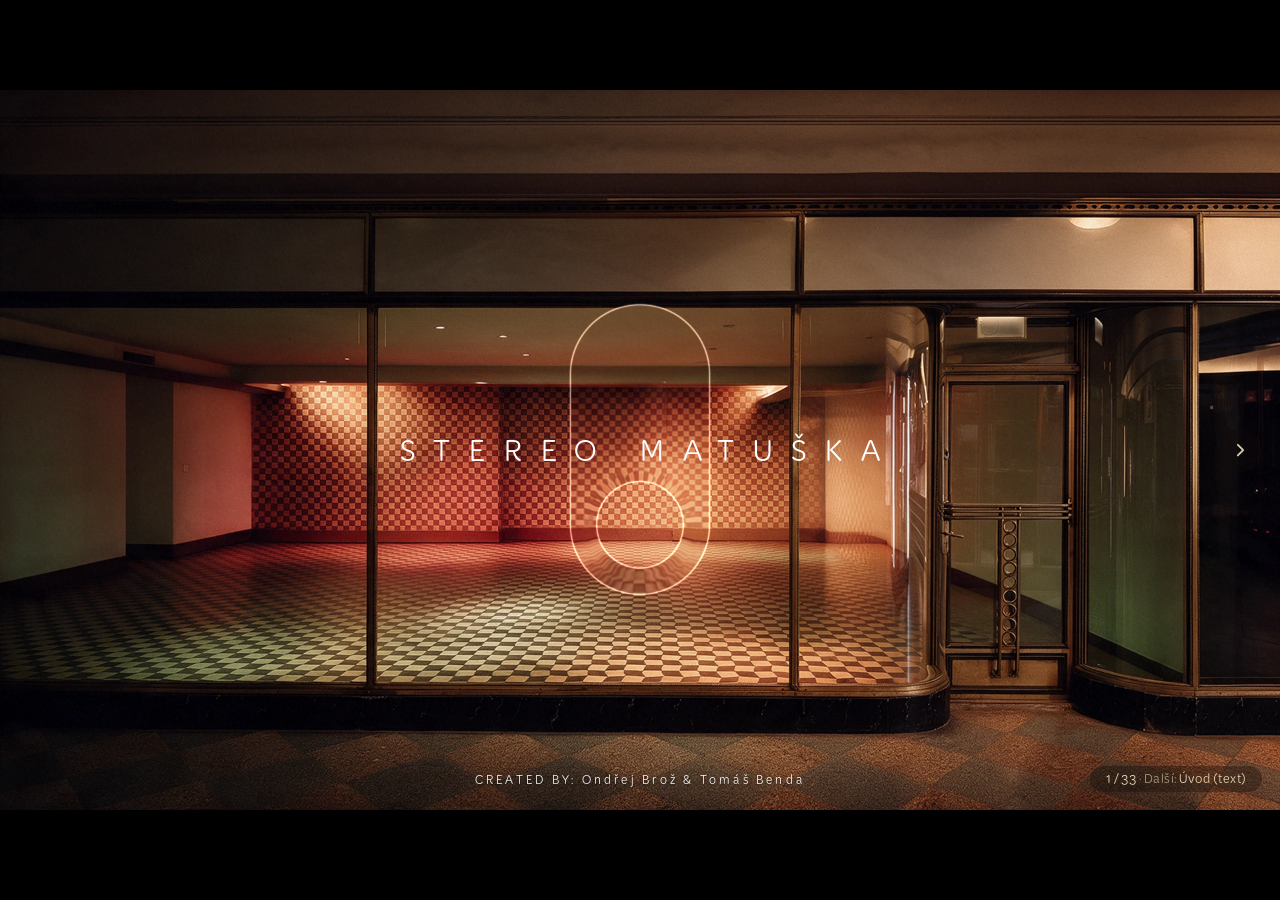
<file: index.html>
<!doctype html>
<html lang="cs">
<head>
<meta charset="utf-8">
<title>Stereo Matuška – prezentace</title>
<meta http-equiv="refresh" content="0; url=slideshow.html">
<style>html,body{margin:0;background:#000;color:#F1E3BE;font:16px/1.5 sans-serif}a{color:inherit}</style>
</head>
<body><p style="padding:24px">Prezentace: <a href="slideshow.html">slideshow.html</a></p></body>
</html>
</file>
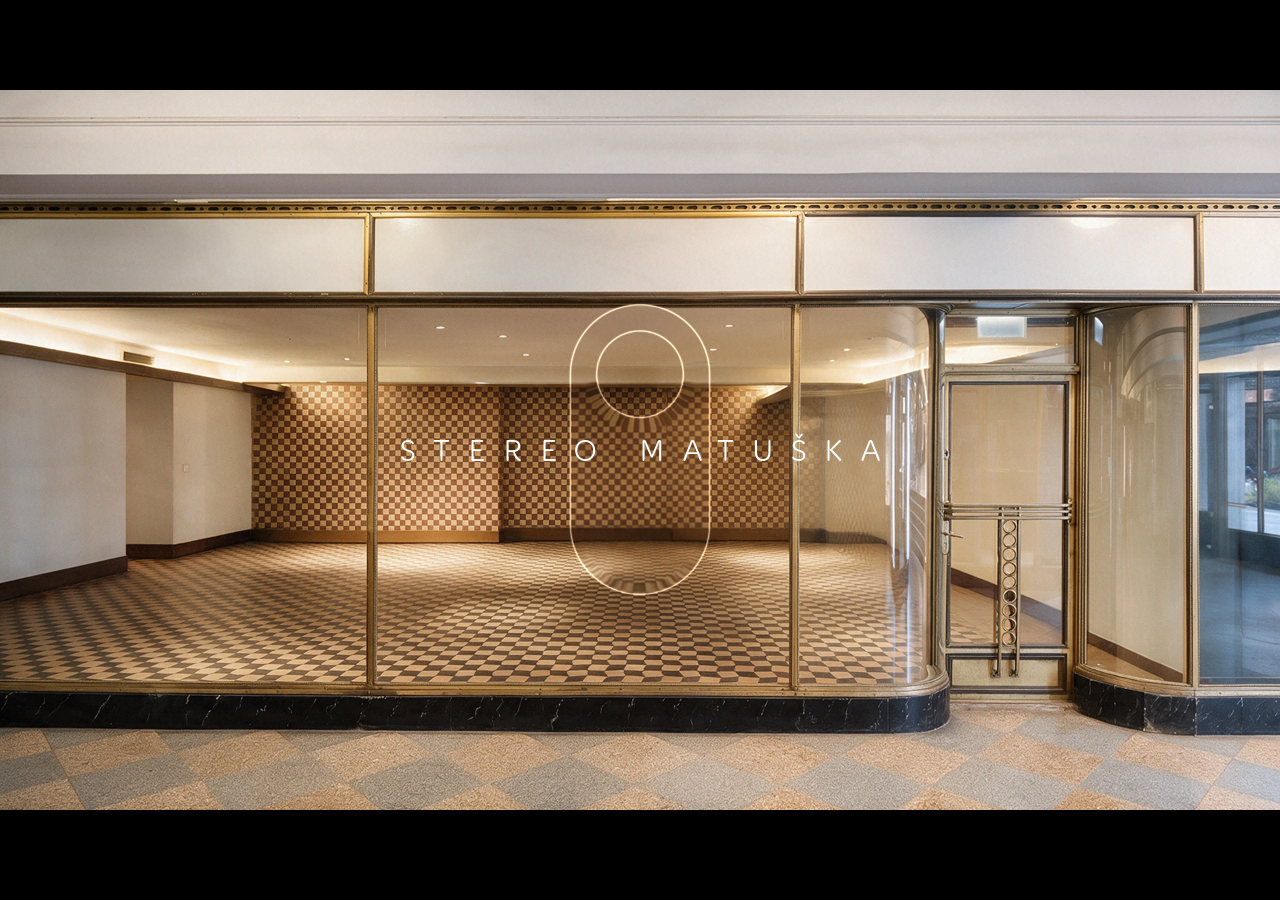
<file: intro-vyloha.html>
<!doctype html>
<html lang="cs">
<head>
<meta charset="utf-8">
<meta name="viewport" content="width=device-width,initial-scale=1">
<title>Stereo intro výloha</title>
<style>
  html,body{margin:0;height:100%;background:#000;overflow:hidden}
  /* telefon: prohlížeč nesmí tah prstem brát jako posun nebo zoom stránky, ovládání řeší skript */
  html,body{touch-action:none;-webkit-user-select:none;user-select:none;-webkit-tap-highlight-color:transparent}
  canvas{position:absolute;inset:0;margin:auto;max-width:100vw;max-height:100vh;aspect-ratio:16/9;width:100vw;height:auto}
  @media (min-aspect-ratio:16/9){canvas{height:100vh;width:auto}}
  /* slidy za intrem: mezi sebou střih; jen přechod z intra na první slide (a zpět) se prolne */
  #slides>*{position:absolute;inset:0;margin:auto;width:min(100vw,calc(100vh*16/9));height:min(100vh,calc(100vw*9/16));opacity:0;pointer-events:none}
  #slides>.on{opacity:1}
  #slides>.fade{transition:opacity .8s cubic-bezier(.65,0,.35,1)}
  .slide svg{position:absolute;inset:0;width:100%;height:100%;display:block}
  /* písmo identity: Kit Rounded Light (podtitul MATUŠKA); nejdřív nainstalované, jinak soubor z web/ */
  @font-face{font-family:"Kit Rounded";font-weight:300;font-style:normal;src:local("KitRounded Light"),local("KitRounded-Light"),url("web/KitRounded-Light.otf") format("opentype")}
  .lab{font:300 46px/1 "Kit Rounded","Avenir Next","Century Gothic","Helvetica Neue",Arial,sans-serif;letter-spacing:.35em;fill:#fff}
  /* slide 12: spodní část loga (linky, MATUŠKA, jehla) jako SVG nad plátnem */
  #l12{position:absolute;inset:0;margin:auto;width:min(100vw,calc(100vh*16/9));height:min(100vh,calc(100vw*9/16));pointer-events:none;display:none}
  #l12.on{display:block}
  /* krok 0: nápis STEREO MATUŠKA jako na statických slidech 1 a 2 (typografie/T0c-intro-nazev.html); zmizí, když se přepínač rozdělí */
  #nazev{position:absolute;inset:0;margin:auto;width:min(100vw,calc(100vh*16/9));height:min(100vh,calc(100vw*9/16));pointer-events:none;transition:opacity .6s cubic-bezier(.65,0,.35,1)}
  #nazev.off{opacity:0}
</style>
</head>
<body>
<canvas id="c" width="1920" height="1080"></canvas>
<!-- nápis kroku 0; x = 960 + polovina prostrkání za posledním písmenem (.67em × 42 / 2), ať je opticky na středu -->
<svg id="nazev" viewBox="0 0 1920 1080"><text x="974.07" y="540" text-anchor="middle" dominant-baseline="central" fill="#fff" style="font:300 42px 'Kit Rounded';letter-spacing:.67em">STEREO MATUŠKA</text></svg>
<!-- slidy za intrem: anatomie přepínače, dvojice káva/stout a vinyl/kytara; za nimi slide 12 (12.png na plátně + #l12), tím prezentace končí -->
<!-- slide 12: bílé logo na noční výloze; souřadnice skupiny = souřadnice SVG/logo_1.svg (posun a měřítko nastaví skript) -->
<svg id="l12" viewBox="0 0 1920 1080"><g id="l12g" fill="none" stroke="#fff" stroke-width="7.6" stroke-linecap="round" stroke-linejoin="round">
    <line id="l12L" x1="3.8" y1="579.21" x2="3.8" y2="579.21" opacity="0"/>
    <path class="sub" fill="#fff" stroke="none" opacity="0" d="M272.97,617.49c-.93,0-1.75-.21-2.45-.64-.7-.43-1.19-1.01-1.46-1.75-.27-.74-.41-1.5-.41-2.27v-73.14c0-3.19.54-5.52,1.63-7,1.09-1.48,3.15-2.22,6.18-2.22,1.55,0,2.8.29,3.73.88.93.58,1.71,1.4,2.33,2.45.62,1.05,1.24,2.32,1.87,3.79l17.15,40.6c.78,1.87,1.48,3.6,2.1,5.19.62,1.59,1.19,3.07,1.69,4.43.51,1.36.95,2.59,1.34,3.67.39,1.09.7,2.02.93,2.8.23-.78.53-1.71.88-2.8.35-1.09.8-2.31,1.34-3.67.54-1.36,1.13-2.84,1.75-4.43.62-1.59,1.32-3.32,2.1-5.19l17.15-40.6c.62-1.48,1.24-2.74,1.87-3.79.62-1.05,1.42-1.87,2.39-2.45.97-.58,2.23-.88,3.79-.88,2.95,0,4.98.74,6.07,2.22,1.09,1.48,1.63,3.81,1.63,7v73.14c0,.78-.16,1.54-.47,2.27-.31.74-.78,1.32-1.4,1.75-.62.43-1.44.64-2.45.64s-1.83-.21-2.45-.64c-.62-.43-1.11-.99-1.46-1.69-.35-.7-.53-1.48-.53-2.33v-39.78c0-7.08.08-13.59.23-19.54.16-5.95.35-10.71.58-14.29l-24.26,57.04c-.47,1.17-.93,2.29-1.4,3.38-.47,1.09-1.09,1.96-1.87,2.62-.78.66-1.95.99-3.5.99s-2.62-.33-3.44-.99c-.82-.66-1.46-1.52-1.92-2.57-.47-1.05-.97-2.2-1.52-3.44l-24.26-57.04c.31,3.58.53,8.34.64,14.29.12,5.95.17,12.46.17,19.54v39.78c0,.86-.16,1.63-.47,2.33-.31.7-.78,1.26-1.4,1.69-.62.43-1.44.64-2.45.64Z"/>
    <path class="sub" fill="#fff" stroke="none" opacity="0" d="M403.97,617.84c-.7,0-1.42-.16-2.16-.47-.74-.31-1.34-.82-1.81-1.52-.47-.7-.7-1.48-.7-2.33,0-.93.27-2.06.82-3.38.54-1.32,1.28-3.15,2.22-5.48l24.85-62.41c.78-1.87,1.46-3.56,2.04-5.07.58-1.52,1.24-2.8,1.98-3.85.74-1.05,1.63-1.85,2.68-2.39,1.05-.54,2.39-.82,4.02-.82s3.05.27,4.02.82c.97.54,1.81,1.34,2.51,2.39.7,1.05,1.32,2.33,1.87,3.85.54,1.52,1.17,3.21,1.87,5.07l25.08,62.53c.86,2.26,1.58,4.04,2.16,5.37.58,1.32.88,2.45.88,3.38,0,.86-.25,1.63-.76,2.33-.51.7-1.09,1.21-1.75,1.52-.66.31-1.38.47-2.16.47-1.09,0-1.98-.31-2.68-.93-.7-.62-1.34-1.65-1.92-3.09-.58-1.44-1.3-3.32-2.16-5.66l-7.23-19.6-1.28-3.27-8.17-20.65c-1.71-4.59-3.44-9.14-5.19-13.65-1.75-4.51-3.48-9.06-5.19-13.65-1.71,4.59-3.46,9.14-5.25,13.65-1.79,4.51-3.54,9.06-5.25,13.65l-8.05,20.53-1.4,3.38-7.12,19.6c-.86,2.33-1.57,4.22-2.16,5.66-.58,1.44-1.21,2.47-1.87,3.09-.66.62-1.58.93-2.74.93ZM413.65,590.08l2.45-7.23h43.86l2.1,7.23h-48.41Z"/>
    <path class="sub" fill="#fff" stroke="none" opacity="0" d="M543.02,617.49c-1.48,0-2.57-.47-3.27-1.4-.7-.93-1.05-2.1-1.05-3.5v-73.72h-24.73c-.86,0-1.63-.13-2.33-.41-.7-.27-1.25-.68-1.63-1.22-.39-.54-.58-1.32-.58-2.33s.19-1.79.58-2.33c.39-.54.93-.95,1.63-1.22.7-.27,1.48-.41,2.33-.41h57.74c.85,0,1.61.14,2.27.41.66.27,1.19.68,1.58,1.22.39.54.58,1.32.58,2.33.08,1.01-.1,1.81-.53,2.39-.43.58-.95.99-1.57,1.22-.62.23-1.36.35-2.22.35h-24.5v73.72c0,1.32-.33,2.47-.99,3.44-.66.97-1.77,1.46-3.32,1.46Z"/>
    <path class="sub" fill="#fff" stroke="none" opacity="0" d="M659.2,617.84c-7,0-12.93-1.42-17.79-4.26-4.86-2.84-8.56-6.9-11.08-12.19-2.53-5.29-3.79-11.55-3.79-18.78v-47.48c0-1.4.37-2.53,1.11-3.38.74-.86,1.88-1.28,3.44-1.28,1.4,0,2.45.41,3.15,1.22.7.82,1.05,1.92,1.05,3.32v43.98c0,6.61.8,12.21,2.39,16.8,1.59,4.59,4.14,8.07,7.64,10.44,3.5,2.37,8.13,3.56,13.88,3.56s10.25-1.18,13.71-3.56c3.46-2.37,6.01-5.85,7.64-10.44,1.63-4.59,2.45-10.19,2.45-16.8v-43.86c0-1.4.35-2.53,1.05-3.38.7-.86,1.79-1.28,3.27-1.28,1.55,0,2.66.45,3.33,1.34.66.9.99,2.04.99,3.44v47.36c0,7.23-1.25,13.49-3.73,18.78-2.49,5.29-6.14,9.35-10.96,12.19-4.82,2.84-10.73,4.26-17.73,4.26Z"/>
    <path class="sub" fill="#fff" stroke="none" opacity="0" d="M772.47,617.84c-4.59,0-8.75-.7-12.48-2.1-3.73-1.4-6.84-3.07-9.33-5.02-1.56-1.09-2.76-2.25-3.62-3.5-.86-1.24-1.28-2.45-1.28-3.62,0-1.24.39-2.27,1.17-3.09.78-.82,1.79-1.23,3.03-1.23,1.71,0,2.97.53,3.79,1.58s1.88,2.2,3.21,3.44c1.24,1.09,3.11,2.31,5.6,3.67,2.49,1.36,5.95,2.04,10.38,2.04,3.34,0,6.43-.56,9.27-1.69,2.84-1.13,5.15-2.8,6.94-5.02,1.79-2.22,2.68-4.96,2.68-8.22,0-2.95-.6-5.38-1.81-7.29-1.21-1.9-2.82-3.46-4.84-4.67-2.02-1.2-4.26-2.22-6.71-3.03-2.45-.82-4.96-1.65-7.52-2.51-4.98-1.79-9.2-3.79-12.66-6.01-3.46-2.22-6.09-4.84-7.87-7.87-1.79-3.03-2.68-6.61-2.68-10.73s.78-7.5,2.33-10.38c1.55-2.88,3.63-5.23,6.24-7.06,2.6-1.83,5.5-3.19,8.69-4.08,3.19-.89,6.38-1.34,9.57-1.34s6.18.41,8.98,1.23c2.8.82,5.29,1.89,7.46,3.21,2.18,1.32,3.91,2.76,5.19,4.32,1.28,1.56,1.93,3.07,1.93,4.55,0,1.25-.39,2.24-1.17,2.97-.78.74-1.75,1.11-2.92,1.11-1.48,0-2.61-.5-3.38-1.52-.78-1.01-1.94-2.1-3.5-3.27-1.71-1.24-3.52-2.35-5.42-3.32-1.91-.97-4.45-1.46-7.64-1.46-5.44,0-9.74,1.38-12.89,4.14-3.15,2.76-4.72,6.32-4.72,10.67-.08,4.51,1.46,8.03,4.61,10.56,3.15,2.53,7.76,4.88,13.82,7.06,3.03,1.09,6.07,2.18,9.1,3.27,3.03,1.09,5.79,2.45,8.28,4.08,2.49,1.63,4.47,3.79,5.95,6.47,1.48,2.68,2.22,6.17,2.22,10.44s-.82,7.66-2.45,10.62c-1.63,2.96-3.79,5.37-6.47,7.23-2.68,1.87-5.68,3.23-8.98,4.08-3.31.86-6.67,1.28-10.09,1.28ZM764.89,504.69c-.39-.54-.9-1.01-1.52-1.4-.62-.39-1.28-.58-1.98-.58-1.09,0-1.96.33-2.62.99s-.99,1.38-.99,2.16c0,.62.12,1.19.35,1.69.23.51.54.99.93,1.46l8.98,10.85c.47.7.97,1.32,1.52,1.87.54.54,1.18.99,1.92,1.34.74.35,1.58.52,2.51.52s1.77-.17,2.51-.52c.74-.35,1.38-.82,1.92-1.4.54-.58,1.05-1.18,1.52-1.81l8.98-10.85c.39-.47.72-.95.99-1.46.27-.5.41-1.07.41-1.69,0-.78-.33-1.5-.99-2.16-.66-.66-1.54-.99-2.62-.99-.7,0-1.36.2-1.98.58-.62.39-1.17.86-1.63,1.4l-9.1,12.01-9.1-12.01Z"/>
    <path class="sub" fill="#fff" stroke="none" opacity="0" d="M860.77,617.49c-.93,0-1.73-.21-2.39-.64-.66-.43-1.13-.99-1.4-1.69-.27-.7-.41-1.55-.41-2.57v-77.34c0-1.48.33-2.64.99-3.5.66-.86,1.73-1.28,3.21-1.28,1.55,0,2.68.43,3.38,1.28.7.86,1.05,1.94,1.05,3.27v77.81c0,1.32-.35,2.43-1.05,3.32-.7.89-1.83,1.34-3.38,1.34ZM909.53,617.49c-1.25,0-2.29-.41-3.15-1.22-.86-.82-1.87-1.92-3.03-3.33-2.26-2.72-4.75-5.64-7.47-8.75-2.72-3.11-5.52-6.26-8.4-9.45-2.88-3.19-5.68-6.26-8.4-9.22-2.72-2.95-5.25-5.66-7.58-8.11-2.33-2.45-4.32-4.41-5.95-5.89,6.07-6.14,12.11-12.4,18.14-18.78,6.03-6.38,12.03-12.64,18.02-18.78,1.09-1.17,2.1-2.12,3.03-2.86.93-.74,1.98-1.11,3.15-1.11s2.16.41,2.97,1.22c.82.82,1.23,1.81,1.23,2.97,0,.93-.25,1.77-.76,2.51-.51.74-1.38,1.69-2.62,2.86-3.66,3.42-7.29,6.9-10.91,10.44-3.62,3.54-7.21,7.06-10.79,10.56-3.58,3.5-7.19,7-10.85,10.5,1.32,1.25,3.03,2.9,5.13,4.96,2.1,2.06,4.39,4.41,6.88,7.06,2.49,2.64,5.05,5.37,7.7,8.17,2.64,2.8,5.19,5.54,7.64,8.22,2.45,2.68,4.65,5.07,6.59,7.17,1.32,1.48,2.27,2.68,2.86,3.62.58.93.87,1.91.87,2.92,0,1.09-.39,2.08-1.17,2.97-.78.89-1.83,1.34-3.15,1.34Z"/>
    <path class="sub" fill="#fff" stroke="none" opacity="0" d="M968.33,617.84c-.7,0-1.42-.16-2.16-.47-.74-.31-1.34-.82-1.81-1.52-.47-.7-.7-1.48-.7-2.33,0-.93.27-2.06.82-3.38.54-1.32,1.28-3.15,2.22-5.48l24.85-62.41c.78-1.87,1.46-3.56,2.04-5.07.58-1.52,1.24-2.8,1.98-3.85.74-1.05,1.63-1.85,2.68-2.39,1.05-.54,2.39-.82,4.02-.82s3.05.27,4.02.82c.97.54,1.81,1.34,2.51,2.39s1.32,2.33,1.87,3.85c.54,1.52,1.17,3.21,1.87,5.07l25.08,62.53c.85,2.26,1.57,4.04,2.16,5.37.58,1.32.87,2.45.87,3.38,0,.86-.25,1.63-.76,2.33-.51.7-1.09,1.21-1.75,1.52-.66.31-1.38.47-2.16.47-1.09,0-1.98-.31-2.68-.93-.7-.62-1.34-1.65-1.92-3.09-.58-1.44-1.3-3.32-2.16-5.66l-7.23-19.6-1.28-3.27-8.17-20.65c-1.71-4.59-3.44-9.14-5.19-13.65-1.75-4.51-3.48-9.06-5.19-13.65-1.71,4.59-3.46,9.14-5.25,13.65-1.79,4.51-3.54,9.06-5.25,13.65l-8.05,20.53-1.4,3.38-7.12,19.6c-.86,2.33-1.58,4.22-2.16,5.66-.58,1.44-1.21,2.47-1.87,3.09-.66.62-1.58.93-2.74.93ZM978.01,590.08l2.45-7.23h43.86l2.1,7.23h-48.41Z"/>
    <path id="l12A" d="" opacity="0"/>
    <circle id="l12C" cx="0" cy="0" r="13.66" opacity="0"/>
</g></svg>
<div id="slides">
  <!-- přepínač po intru: anatomie, pak dvojice den ↔ noc (káva / stout, vinyl / kytara) na půlené obrazovce: nahoře den, dole noc,
       dráha stojí a jede jen kolečko; šipka na dvojici nejdřív přepne, pak jde dál -->
  <div class="slide" id="anat"><svg viewBox="0 0 1920 1080">
    <g id="anCam">
      <image id="an7" href="web/final7.webp" width="1920" height="1080"/>
      <image id="anN" href="web/noc.webp" width="1920" height="1080" opacity="0"/>
      <image id="anD" href="web/den.webp" width="1920" height="1080" opacity="0"/>
    </g>
    <rect id="anDark" width="1920" height="1080" fill="#0d0907" opacity="0"/>
    <!-- dráha a kolečko bílou linkou silnou jako linky loga na slidu s logem (7,6 × 0,85 = 6,46 px); výplň O Ondra zamítl -->
    <g fill="none" stroke="#fff" stroke-width="6.46" stroke-linecap="round">
      <path id="anTrack" pathLength="1" stroke-dasharray="1" stroke-dashoffset="1" d="M717.82,278.08A242.18,242.18 0 0 1 1202.18,278.08L1202.18,801.92A242.18,242.18 0 0 1 717.82,801.92Z"/>
      <circle id="anKnob" pathLength="1" stroke-dasharray="1" stroke-dashoffset="1" cx="960" cy="540" r="150.68"/>
    </g>
    <text id="anDen" class="lab" x="1272" y="294" opacity="0">DEN</text>
    <text id="anNoc" class="lab" x="1272" y="818" opacity="0">NOC</text>
  </svg></div>
  <div class="slide pair" id="p1"><svg viewBox="0 0 1920 1080">
    <svg width="1920" height="540"><image href="web/foto-9.webp" x="0.5" y="-269.42" width="1920" height="1080"/></svg>
    <svg y="540" width="1920" height="540"><image href="web/foto-11.webp" x="4" y="-269.58" width="1920" height="1080"/></svg>
    <rect class="dt" width="1920" height="540" fill="#0d0907" opacity="0"/>
    <rect class="db" y="540" width="1920" height="540" fill="#0d0907" opacity=".55"/>
    <g fill="none" stroke="#fff" stroke-width="6.46" stroke-linecap="round">   <!-- linka jako linky loga na slidu s logem (7,6 × 0,85) -->
      <path d="M711.00,270.58A249.00,249.00 0 0 1 1209.00,270.58L1209.00,809.42A249.00,249.00 0 0 1 711.00,809.42Z"/>
      <circle class="pk" cx="960" cy="270.58" r="155"/>
    </g>
    <!-- popisky stavu jako v anatomii: u krajních poloh kolečka, aktivní plně, druhý tlumeně; DEN tmavě na světlé půlce, NOC bíle na tmavé -->
    <text class="lab pDen" x="1279" y="287" style="fill:#2A1C16">DEN</text>
    <text class="lab pNoc" x="1279" y="826" opacity=".35">NOC</text>
  </svg></div>
  <div class="slide pair" id="p2"><svg viewBox="0 0 1920 1080">
    <svg width="1920" height="540"><image href="web/foto-8.webp" x="-0.5" y="-267.92" width="1920" height="1080"/></svg>
    <svg y="540" width="1920" height="540"><image href="web/foto-10.webp" x="-1.5" y="-266.08" width="1920" height="1080"/></svg>
    <rect class="dt" width="1920" height="540" fill="#0d0907" opacity="0"/>
    <rect class="db" y="540" width="1920" height="540" fill="#0d0907" opacity=".55"/>
    <g fill="none" stroke="#fff" stroke-width="6.46" stroke-linecap="round">   <!-- linka jako linky loga na slidu s logem (7,6 × 0,85) -->
      <path d="M711.00,270.58A249.00,249.00 0 0 1 1209.00,270.58L1209.00,809.42A249.00,249.00 0 0 1 711.00,809.42Z"/>
      <circle class="pk" cx="960" cy="270.58" r="155"/>
    </g>
    <!-- popisky stavu jako v anatomii: u krajních poloh kolečka, aktivní plně, druhý tlumeně; DEN tmavě na světlé půlce, NOC bíle na tmavé -->
    <text class="lab pDen" x="1279" y="287" style="fill:#2A1C16">DEN</text>
    <text class="lab pNoc" x="1279" y="826" opacity=".35">NOC</text>
  </svg></div>
</div>
<script>
/* Intro na výloze (storyboard final/1–5): skleněné O z loga, otvor = kolečko přepínače.
   1 den (otvor nahoře) → 2 otvor sjede dolů a noc se s ním postupně prolne
   → 3 O se rozdělí na dva kanály: vlevo den (otvor nahoře), vpravo noc (otvor dole)
   → 4 kanály se slijí do jednoho O na předělu, otvor uprostřed jako v logu, sklo se rozzáří
   → 5 O odjede doprava a od něj vyjedou a narostou písmena STERE (skleněný nápis přes výlohu)
   → finále (storyboard 7): denní polovina se rozplyne do noci, do otvoru O se vloží jantarový kotouč; intro tu skončí a stojí (klik / mezerník = znovu).
   Rozměry = logo 1 : 1 (O 208,78 × 434,57, otvor r 64,95), nápis posunutý o (318, 322).
   Písmena: mapy vzdáleností web/pismena-a.png (S, T, E) a pismena-b.png (R, E) z SVG/logo_1.svg.
   Ladění: #t=12 zastaví čas. */
const W = 1920, H = 1080;
const O = { cx: 960, top: 322, w: 208.78, h: 434.57, hole: 64.95 };
const R = O.w / 2;
const HOLE_UP = O.top + R, HOLE_DOWN = O.top + O.h - R, HOLE_MID = O.top + O.h / 2;
const X_LEFT = 480, X_RIGHT = 1440, SPLIT_X = 960;   // kanály podle storyboardu 3
const LOGO_X = 318, O_FINAL = 1501;                // O na místě v nápisu (doladěno na final/7.png)
const L_SHIFT = [-7, 3];                           // průměrný posun písmen (pro výpočty pohybu)
// přesné posuny jednotlivých písmen S, T, E, R, E změřené proti final/7.png (px)
const L_DX = [-8, -8, -9, -8, -9], L_DY = [.5, .5, .5, .5, .5];   // změřeno na světlém lemu nového final/7.png
// O ve final/7.png: střed 1501,5, horní okraj 322,5, stejná velikost jako logo, otvor y 539,5
const O_FIN = { x: 1501.5, R: 104.39, y0: 322.5 + 104.39, y1: 322.5 + 434.57 - 104.39, hole: 539.5 };
const O_BASE = { R, y0: O.top + R, y1: O.top + O.h - R };
// středy písmen S, T, E, R, E v nápisu (px) a pořadí vysouvání (od O doleva)
const LETTER_C = [426, 643.5, 846.5, 1064, 1287];
const LETTER_DELAY = [0, .08, .16, .24, .32], LETTER_DUR = .5;      // písmena rostou hned, zleva doprava za odjíždějícím O
const LETTER_RIGHT = [523, 725, 928, 1161, 1368];                  // pravý okraj písmen – rostou, až je O mine

const SEG = [
  ['den', 1.6], ['doNoci', 1.8], ['noc', 1.2], ['split', 1.7], ['stereo', 1.8],
  ['spojit', 1.5], ['logo', 1.4], ['finale', 3.8], ['konec', 0.01]
];
const END = SEG.reduce((s, x) => s + x[1], 0);   // lineární časová osa jen pro ladění (#t=) a export snímků

// brand easing cubic-bezier(.65,0,.35,1)
function bez(x1, y1, x2, y2) {
  const cx = 3 * x1, bx = 3 * (x2 - x1) - cx, ax = 1 - cx - bx;
  const cy = 3 * y1, by = 3 * (y2 - y1) - cy, ay = 1 - cy - by;
  return t => {
    let x = t;
    for (let i = 0; i < 8; i++) { const f = ((ax * x + bx) * x + cx) * x - t, d = (3 * ax * x + 2 * bx) * x + cx; if (Math.abs(d) < 1e-6) break; x -= f / d; }
    return ((ay * x + by) * x + cy) * x;
  };
}
const ease = bez(.65, 0, .35, 1);
const lerp = (a, b, k) => a + (b - a) * k;
const clamp = v => Math.max(0, Math.min(1, v));

// nápis: k = 0 jen O uprostřed, k = 1 O na místě a písmena venku
function wordmark(k) {
  const ox = lerp(O.cx, O_FINAL, ease(k));                                // O jede na své místo a za sebou nechává písmena
  const prog = LETTER_DELAY.map((dl, i) => ease(Math.min(clamp((k - dl) / LETTER_DUR), clamp((ox - R - LETTER_RIGHT[i] + 40) / 60))));
  const off = prog.map(() => 0);                                          // písmena stojí na svém místě
  const grow = prog.map(p => (1 - p) * 46);                               // a narostou z tenké linky
  // záře písmene naběhne až za jeho tvarem (nejdřív sklo, pak světlo)
  const lb = prog.map(p => Math.pow(clamp((p - .55) / .45), 2));
  return { wipe: 1, split: 1, glow: 1, a: { x: ox, hole: HOLE_MID }, b: null, letters: off.map(o => o + L_SHIFT[0]), grow, lb };
}

// varianta „neon“: O nejdřív dojede na místo, pak se písmena S → E rozblikají jako neonové trubice a dosvítí do skla
const FLICK = [0, 1, 0, 0, 1, 1, 0, 1, 1, 1, 0, 1];          // vzor blikání při zapalování
function neon(k) {
  const ox = lerp(O.cx, O_FINAL, ease(clamp(k / .3)));
  const lit = [0, 1, 2, 3, 4].map(i => {
    const p = clamp((k - .26 - i * .085) / .2);                // každé písmeno se zapaluje 0,2 délky kroku
    if (p <= 0) return [0, 0];
    if (p < .55) { const f = FLICK[Math.floor(p / .55 * FLICK.length)]; return [f * .55, f * 1.6]; }   // jen svítící obrys, bliká
    const q = (p - .55) / .45;
    return [lerp(.55, 1, ease(q)), lerp(1.6, 1, ease(q))];    // dosvítí: tělo skla naplní, záře se usadí
  });
  return { wipe: 1, split: 1, glow: 1, a: { x: ox, hole: HOLE_MID }, b: null,
           letters: [0, 0, 0, 0, 0].map(o => o + L_SHIFT[0]), grow: [0, 0, 0, 0, 0],
           lw: lit.map(l => l[0]), lb: lit.map(l => l[1]) };
}

// varianta „pivo“: O dojede na místo, zůstanou po něm prázdné skleněné obrysy písmen,
// ty se zespodu naplní pivem s pěnou (zleva doprava), pak pivo „prosvítí“ do čistého zářícího skla
const L_BOT = 760, L_TOP = 318;
function beer(k) {
  const ox = lerp(O.cx, O_FINAL, ease(clamp(k / .26)));
  const glass = ease(clamp((k - .14) / .22));                 // písmena se jemně objeví jako čisté sklo
  const p = clamp((k - .3) / .55);
  const level = lerp(L_BOT + 12, L_TOP + 4, 1 - Math.pow(1 - p, 2.6));   // hladina stoupá a ke konci zpomalí, jako když se dočepovává
  return { wipe: 1, split: 1, glow: lerp(.6, 1, clamp((k - .55) / .3)), a: { x: ox, hole: HOLE_MID }, b: null,
           letters: [0, 0, 0, 0, 0].map(o => o + L_SHIFT[0]), grow: [0, 0, 0, 0, 0],
           lw: [glass, glass, glass, glass, glass], lb: [1, 1, 1, 1, 1],
           fill: [level, level, level, level, level], settle: [1, 1, 1, 1, 1],
           wAmp: 3.5 * (1 - p) + .6, tint: 1 - ease(clamp((k - .82) / .18)) };
}

// varianta „odlesk“: O dojede na místo, pak výlohou zleva doprava přejede měkký šikmý pruh světla;
// kudy projde, tam sklo chytí světlo a písmena se ukážou (písmena se nehýbou, jen se objeví)
const SWEEP_FROM = -350, SWEEP_TO = 2350;
function sweep(k) {
  const ox = lerp(O.cx, O_FINAL, ease(clamp(k / .28)));
  const sx = lerp(SWEEP_FROM, SWEEP_TO, bez(.45, 0, .55, 1)(clamp((k - .22) / .6)));
  return { wipe: 1, split: 1, glow: 1, a: { x: ox, hole: HOLE_MID }, b: null,
           letters: [0, 0, 0, 0, 0].map(o => o + L_SHIFT[0]), grow: [0, 0, 0, 0, 0], sweepX: sx };
}

// varianta „zpoza O“ (jako stereo-logo-intro): O dojede na místo, pak celé slovo vyjede zpoza skleněného O doleva.
// Písmena jsou fyzicky za O – zakrývá je jeho obrys (žádná neviditelná hrana), vpravo od středu O nejsou vidět vůbec.
function slide(k) {
  const m = ease(clamp(k / .3));
  const ox = lerp(O.cx, O_FIN.x, m);
  const off = lerp(O_FIN.x - O_FIN.R + 8 - (322 + L_SHIFT[0]), 0, ease(clamp((k - .28) / .5)));
  return { wipe: 1, split: 1, glow: 1, a: { x: ox, hole: lerp(HOLE_MID, O_FIN.hole, m) }, b: null,
           og: [lerp(O_BASE.R, O_FIN.R, m), lerp(O_BASE.y0, O_FIN.y0, m), lerp(O_BASE.y1, O_FIN.y1, m)], discC: [ox + 1.8, lerp(HOLE_MID, O_FIN.hole, m) + 1.8, 63.7],
           letters: L_DX.map(dx => off + dx), ly: L_DY, grow: [-.5, -.5, -.5, -.5, -.5], occ: 1, clear: clamp((k - .5) / .4) };
}

function state(t) {
  t = Math.max(0, Math.min(t, END - 1e-4));
  let name = SEG[0][0], raw = 0;
  for (const [n, d] of SEG) { if (t < d) { name = n; raw = t / d; break; } t -= d; }
  return segState(name, raw);
}
// stav jednoho úseku animace v čase raw 0..1
function segState(name, raw) {
  const k = ease(raw);
  const sep = k => ({ wipe: 1, split: k, a: { x: lerp(O.cx, X_RIGHT, k), hole: HOLE_DOWN }, b: { x: lerp(O.cx, X_LEFT, k), hole: lerp(HOLE_DOWN, HOLE_UP, k) } });
  switch (name) {
    case 'den': return { wipe: 0, split: 0, a: { x: O.cx, hole: HOLE_UP }, b: null };
    case 'doNoci': return { wipe: k, split: 0, a: { x: O.cx, hole: lerp(HOLE_UP, HOLE_DOWN, k) }, b: null };
    case 'noc': return { wipe: 1, split: 0, a: { x: O.cx, hole: HOLE_DOWN }, b: null };
    case 'zpetDen': return { wipe: 1 - k, split: 0, a: { x: O.cx, hole: lerp(HOLE_DOWN, HOLE_UP, k) }, b: null };
    case 'split': return sep(k);
    case 'stereo': return sep(1);
    case 'spojit': return { wipe: 1, split: 1, glow: k, a: { x: lerp(X_RIGHT, O.cx, k), hole: lerp(HOLE_DOWN, HOLE_MID, k) }, b: { x: lerp(X_LEFT, O.cx, k), hole: lerp(HOLE_UP, HOLE_MID, k) } };
    case 'logo': return { wipe: 1, split: 1, glow: 1, a: { x: O.cx, hole: HOLE_MID }, b: null };
    case 'napis': return wordmark(raw);
    case 'napisStoji': return wordmark(1);
    // finále: denní polovina se rozplyne do noci – předěl se při tom rozmaže, aby nevznikl ostrý obdélník;
    //    sklo se rozzáří o něco víc a do otvoru O se vloží matný skleněný kotouč
    //    a celé se to prolne do hotového snímku storyboardu 7 (final/7.png)
    // storyboard 4 → 7 rovnou: O odjede na místo, písmena narostou, celá výloha se zároveň prolne do noci
    //    a ve druhé půlce se všechno prolne do hotového snímku final/7.png
    case 'finale': return { ...slide(raw), wipe: 1, feather: lerp(1.5, 900, k), dayMul: 1 - k, glow: lerp(1, 1.3, k), disc: k, fin: ease(clamp((raw - .76) / .24)) };
    case 'konec': return { ...slide(1), wipe: 1, dayMul: 0, glow: 1.3, disc: 1, fin: 1 };
    case 'kNoci': return { ...wordmark(1), wipe: 1, feather: lerp(1.5, 900, k), dayMul: 1 - k, glow: lerp(1, 1.3, k), disc: k, fin: k };
    case 'nocNapis': return { ...wordmark(1), wipe: 1, dayMul: 0, glow: 1.3, disc: 1, fin: 1 };
  }
}

const VS = `attribute vec2 p; varying vec2 uv; void main(){ uv = p*.5+.5; gl_Position = vec4(p,0.,1.); }`;
const FS = `
precision highp float;
varying vec2 uv;
uniform sampler2D day, night, la, lb, fin, p12;
uniform float finMix;
uniform float p12On, hrad, lsc, whiteR, whiteOn;   // slide 12: podklad 12.png, poloměr otvoru O, měřítko písmen, bílá vlna
uniform vec2 lorg;                               // kde leží počátek loga (v textuře písmen je na 318, 322)
uniform float fade, splitX, splitF, dayMul, glow, time, letters, disc, sweepX, occOn;
uniform vec3 oa, ob;      // x středu, y otvoru, viditelnost
uniform vec4 lx;          // posun písmen S, T, E, R
uniform float lx5;        // posun druhého E
uniform vec4 lg;          // ztenčení písmen při vyrůstání (px)
uniform vec4 ly; uniform float ly5;   // svislý posun jednotlivých písmen
uniform vec3 og;                      // geometrie O: poloměr, y středu horního a dolního oblouku
uniform float clarity;
uniform vec3 discC;                 // kotouč: střed x, y a poloměr               // 0 = mléčné sklo, 1 = čisté sklo jako ve final/7.png
uniform float lg5;
uniform vec4 lw, lbr;       // viditelnost a jas jednotlivých písmen (neon)
uniform float lw5, lbr5;
float LW = 1., LB = 1., LF = 0., LS = 1.;   // váha, jas a hladina piva nejbližšího písmene (nastaví sdL)
uniform vec4 lf, ls; uniform float lf5, ls5, tint, fillMode, wAmp;
uniform vec2 res;
const float R = ${R.toFixed(3)}, HR = ${O.hole.toFixed(3)};


float nightAt(vec2 px){
  float d = smoothstep(splitX + splitF, splitX - splitF, px.x);
  return fade * (1. - d * dayMul);
}
vec3 bg(vec2 px){ vec2 t = clamp(px / res, vec2(0.), vec2(1.));
  if (p12On > .5) return T(p12, t).rgb;
  float n = nightAt(px);                                  // čistý den / noc = jedno čtení textury místo dvou (11. 10. – výkon)
  if (n <= 0.) return T(day, t).rgb;
  if (n >= 1.) return T(night, t).rgb;
  return mix(T(day, t).rgb, T(night, t).rgb, n); }

float sdO(vec2 p, vec3 o){
  if (o.z < .5) return 1e4;
  float cap = length(p - vec2(o.x, clamp(p.y, og.y, og.z))) - og.x;
  float hole = length(p - vec2(o.x, o.y)) - hrad;
  return max(cap, -hole);
}
// mapa vzdáleností má rozsah ±64 px; dál = „daleko“ (jinak by se záře písmen rozlila přes celý obraz)
float dec(float v){ float d = (v * 255. - 128.) * .5; return d > 63. ? 1e4 : d; }
// obdélníky písmen v mapách vzdáleností (kanál < 255, změřeno 11. 10. 2026 z web/pismena-a.png a -b.png) s rezervou na lineární filtr;
// mimo ně je mapa celá 255 = „daleko“, takže se textura nemusí číst (výkon – stejný obraz)
const vec4 BS = vec4(259., 259., 593., 819.), BT = vec4(492., 259., 795., 819.), BE = vec4(695., 260., 998., 817.),
           BR = vec4(897., 259., 1231., 819.), BE2 = vec4(1136., 260., 1438., 817.);
vec4 mapa(vec2 q, vec4 b, sampler2D m){ vec4 v = vec4(1.); if (q.x >= b.x - 2. && q.y >= b.y - 2. && q.x <= b.z + 3. && q.y <= b.w + 3.) v = T(m, q / res); return v; }
float sdL(vec2 p){
  if (letters < .5) return 1e4;
  float d = 1e4, e;
  vec2 q;
  q = vec2(318., 322.) + (p - lorg) / lsc - vec2(lx.x, ly.x); e = dec(mapa(q, BS, la).r) * lsc + lg.x; if (lw.x > .01 && e < d) { d = e; LW = lw.x; LB = lbr.x; LF = lf.x; LS = ls.x; }
  q = vec2(318., 322.) + (p - lorg) / lsc - vec2(lx.y, ly.y); e = dec(mapa(q, BT, la).g) * lsc + lg.y; if (lw.y > .01 && e < d) { d = e; LW = lw.y; LB = lbr.y; LF = lf.y; LS = ls.y; }
  q = vec2(318., 322.) + (p - lorg) / lsc - vec2(lx.z, ly.z); e = dec(mapa(q, BE, la).b) * lsc + lg.z; if (lw.z > .01 && e < d) { d = e; LW = lw.z; LB = lbr.z; LF = lf.z; LS = ls.z; }
  q = vec2(318., 322.) + (p - lorg) / lsc - vec2(lx.w, ly.w); e = dec(mapa(q, BR, lb).r) * lsc + lg.w; if (lw.w > .01 && e < d) { d = e; LW = lw.w; LB = lbr.w; LF = lf.w; LS = ls.w; }
  q = vec2(318., 322.) + (p - lorg) / lsc - vec2(lx5, ly5);   e = dec(mapa(q, BE2, lb).g) * lsc + lg5;   if (lw5 > .01 && e < d) { d = e; LW = lw5; LB = lbr5; LF = lf5; LS = ls5; }
  return d;
}
float sdf(vec2 p){ return min(min(sdO(p, oa), sdO(p, ob)), sdL(p)); }

void main(){
  vec2 px = vec2(uv.x * res.x, (1. - uv.y) * res.y);   // pixely, y dolů
  float dO = min(sdO(px, oa), sdO(px, ob));
  float dL = sdL(px);
  // písmena za O: zakryje je obrys O (měkce), vpravo od středu O nejsou vidět
  float occ = 1.;
  if (occOn > .5) {
    float dP = length(px - vec2(oa.x, clamp(px.y, og.y, og.z))) - og.x;
    occ = smoothstep(-3., 3., dP) * step(px.x, oa.x);
    if (occ < .5 && dL < 0.) dL = 1e4;
  }
  float d = min(dO, dL);
  bool onL = dL < dO;
  float wL = onL ? LW : 1., bL = onL ? LB : 1.;
  vec3 col = bg(px);
  // odlesk: šikmý pruh světla; vlevo od něj jsou písmena odhalená
  float su = px.x + (px.y - 540.) * .35;
  float reveal = smoothstep(sweepX + 40., sweepX - 170., su);
  float sheen = exp(-pow((su - sweepX) / 60., 2.));
  col += sheen * .08 * smoothstep(320., 360., px.y) * smoothstep(900., 860., px.y);   // pruh světla klouže i po skle výlohy
  // sklo podle final/7.png (změřeno): vnitřek čirý beze změny jasu, lom jen u hrany (do ~24 px, posun až 4 px),
  // lehké zjemnění obrazu a tenký světlý lem přímo na hraně (±2 px, mírně studený); žádný lesk ani mléčnost
  float vis = onL ? step(.01, wL) * reveal * occ : 1.;
  if (d < 6.) {
    vec2 e = vec2(1., 0.);
    vec2 n = normalize(vec2(sdf(px + e.xy) - sdf(px - e.xy), sdf(px + e.yx) - sdf(px - e.yx)) + 1e-5);
    // lom podle 7.png: u hrany sklo ukazuje obraz posunutý dovnitř (asi 5 px u hrany, do 18 px doznívá),
    // u spodních hran silněji (zvětšené „elipsy“ podlahy)
    float ins = max(-d, 0.);
    // kolem otvoru O (kotouče) láme sklo výrazněji – na 7.png se kolem něj ohýbají příčky dveří
    float nearHole = onL ? 0. : 1. - smoothstep(0., 30., abs(length(px - oa.xy) - hrad));
    vec2 off = -n * 5. * (1. - smoothstep(0., 18. + 16. * nearHole, ins)) * (1. + 1.5 * max(n.y, 0.) + 2. * nearHole);
    vec3 g = vec3(0.);
    for (int i = 0; i < 8; i++) { float a = float(i) * 0.785398; g += bg(px + off + vec2(cos(a), sin(a)) * .9); }
    g = g / 8.;
    float body = onL ? smoothstep(.5, 1., wL) : 1.;
    // pivo: hladina s vlnkou, nahoře pěna (varianta, teď nepoužitá)
    if (onL && fillMode > .5) {
      float surf = LF + sin(px.x * .011 + time * 2.1) * wAmp + sin(px.x * .027 - time * 1.4) * wAmp * .4;
      float liq = smoothstep(surf - 1.5, surf + 1.5, px.y);
      float fm = liq * (1. - smoothstep(surf + 5., surf + 12., px.y));
      vec3 stout = mix(g, g * vec3(.34, .2, .13) + vec3(.035, .014, .008), .78);
      vec3 pena = mix(g, vec3(.93, .86, .73), .78);
      g = mix(g, mix(stout, pena, fm), liq * tint);
      body = smoothstep(0., 1., wL);
    }
    g += sheen * .6 * vec3(1., .96, .9);
    col = mix(col, g, smoothstep(.5, -.5, d) * body * vis);
    // lem: u otvoru O s kotoučem slabší (ve final/7.png splývá s okrajem kotouče)
    // lem jako na 7.png: ostrá světlá linka ~3 px přímo na hraně
    float rimP = exp(-pow(d / 1.2, 2.));
    col += rimP * vec3(.56, .53, .49) * vis * (onL ? smoothstep(0., .3, wL) : 1.);
  }
  // kotouč v otvoru O: ve final/7.png je to jen čirý kruh s tenkým lemem (střed 1501,8 / 539,8, r 63,7)
  if (disc > 0.) {
    float dd = length(px - discC.xy) - discC.z;
    col += 0. * dd * disc;   // kotouč splývá s okrajem otvoru (na 7.png jediný lem)
  }
  // záře kolem skla vypnutá (7. 10. 2026 – Ondra: bez záře, i ve final/7.png)
  float gr = fract(sin(dot(px + time * 61.7, vec2(12.9898, 78.233))) * 43758.5453);
  col += (gr - .5) * .025;
  col = mix(col, T(fin, px / res).rgb, finMix);
  // slide 12: bílá se rozlévá od otvoru O ven (měkká čela 40 px), sklo se mění v plnou bílou
  if (whiteOn > .5) col = mix(col, vec3(1.), smoothstep(whiteR, whiteR - 40., length(px - oa.xy)) * smoothstep(.6, -.6, d));
  gl_FragColor = vec4(col, 1.);
}`;

const cv = document.getElementById('c');
const gl = cv.getContext('webgl', { antialias: false, preserveDrawingBuffer: true });
function sh(type, src) { const s = gl.createShader(type); gl.shaderSource(s, src); gl.compileShader(s); if (!gl.getShaderParameter(s, gl.COMPILE_STATUS)) throw gl.getShaderInfoLog(s); return s; }
const pr = gl.createProgram();
// textury se čtou s pevnou úrovní 0 (texture2DLodEXT): mipmapy nejsou, obraz je stejný, ale ve Windows (Chrome → DirectX) se pak větev
// s lomem skla počítá jen u hran, ne pro celou obrazovku (11. 10. 2026: snímek finále 16 → ~5 ms na Intel UHD)
const LOD = !!gl.getExtension('EXT_shader_texture_lod');
gl.attachShader(pr, sh(gl.VERTEX_SHADER, VS)); gl.attachShader(pr, sh(gl.FRAGMENT_SHADER, (LOD ? '#extension GL_EXT_shader_texture_lod : enable\n#define T(s, c) texture2DLodEXT(s, c, 0.)\n' : '#define T(s, c) texture2D(s, c)\n') + FS)); gl.linkProgram(pr); gl.useProgram(pr);
gl.bindBuffer(gl.ARRAY_BUFFER, gl.createBuffer());
gl.bufferData(gl.ARRAY_BUFFER, new Float32Array([-1, -1, 1, -1, -1, 1, 1, 1]), gl.STATIC_DRAW);
const loc = gl.getAttribLocation(pr, 'p'); gl.enableVertexAttribArray(loc); gl.vertexAttribPointer(loc, 2, gl.FLOAT, false, 0, 0);
const UL = {}, U = n => n in UL ? UL[n] : (UL[n] = gl.getUniformLocation(pr, n));   // polohy uniform jen jednou (výkon)
gl.uniform2f(U('res'), W, H);
gl.pixelStorei(gl.UNPACK_COLORSPACE_CONVERSION_WEBGL, gl.NONE);

function tex(unit, src, n = 0) {
  return new Promise(ok => { const im = new Image();
    im.onerror = () => setTimeout(() => tex(unit, src, n + 1).then(ok), 500 * (n + 1));   // výpadek sítě: zkusit znovu (jinak by zůstala černá plocha)
    im.onload = () => {
    const t = gl.createTexture(); gl.activeTexture(gl.TEXTURE0 + unit); gl.bindTexture(gl.TEXTURE_2D, t);
    gl.texImage2D(gl.TEXTURE_2D, 0, gl.RGB, gl.RGB, gl.UNSIGNED_BYTE, im);
    gl.texParameteri(gl.TEXTURE_2D, gl.TEXTURE_MIN_FILTER, gl.LINEAR); gl.texParameteri(gl.TEXTURE_2D, gl.TEXTURE_MAG_FILTER, gl.LINEAR);
    gl.texParameteri(gl.TEXTURE_2D, gl.TEXTURE_WRAP_S, gl.CLAMP_TO_EDGE); gl.texParameteri(gl.TEXTURE_2D, gl.TEXTURE_WRAP_T, gl.CLAMP_TO_EDGE);
    ok(); }; im.src = n ? src + '?r=' + n : src; });
}

let nakreslenoKlic = '';
function draw(s, t) {
  // stejný stav = stejný obraz: nekreslit znovu (výdrž kroku, konec intra – dřív se 60× za s počítal nehybný snímek a grafika nestíhala);
  // zrno se mění jen 24× za s, po úplném prolnutí do 7.png (fin = 1) už čas nehraje roli
  const klic = JSON.stringify(s) + '|' + (s.fin >= 1 && !s.whiteOn ? '' : Math.floor(t * 24));
  if (klic === nakreslenoKlic) return;
  nakreslenoKlic = klic;
  gl.uniform1f(U('fade'), s.wipe);
  gl.uniform1f(U('splitX'), s.split <= 1 ? lerp(-2, SPLIT_X, s.split) : lerp(SPLIT_X, W + 2, s.split - 1));
  gl.uniform1f(U('glow'), s.glow || 0);
  gl.uniform1f(U('disc'), s.disc || 0);
  gl.uniform1f(U('splitF'), s.feather || 1.5);
  gl.uniform1f(U('finMix'), s.fin || 0);
  gl.uniform1f(U('p12On'), s.p12 || 0); gl.uniform1f(U('hrad'), s.hrad || O.hole); gl.uniform1f(U('lsc'), s.lsc || 1);
  const LO = s.lorg || [318, 322]; gl.uniform2f(U('lorg'), LO[0], LO[1]);
  gl.uniform1f(U('whiteOn'), s.whiteOn || 0); gl.uniform1f(U('whiteR'), s.whiteR || 0);
  gl.uniform1f(U('sweepX'), s.sweepX === undefined ? 1e5 : s.sweepX);
  gl.uniform1f(U('occOn'), s.occ || 0);
  const OG = s.og || [O_BASE.R, O_BASE.y0, O_BASE.y1]; gl.uniform3f(U('og'), OG[0], OG[1], OG[2]);
  gl.uniform1f(U('clarity'), s.clear || 0);
  const DC = s.discC || [s.a.x, s.a.hole, O.hole - 1.5]; gl.uniform3f(U('discC'), DC[0], DC[1], DC[2]);
  const LYv = s.ly || [L_SHIFT[1], L_SHIFT[1], L_SHIFT[1], L_SHIFT[1], L_SHIFT[1]];
  gl.uniform4f(U('ly'), LYv[0], LYv[1], LYv[2], LYv[3]); gl.uniform1f(U('ly5'), LYv[4]);
  gl.uniform1f(U('dayMul'), s.dayMul === undefined ? 1 : s.dayMul);
  gl.uniform3f(U('oa'), s.a.x, s.a.hole, 1);
  gl.uniform3f(U('ob'), s.b ? s.b.x : 0, s.b ? s.b.hole : 0, s.b ? 1 : 0);
  const L = s.letters;
  gl.uniform1f(U('letters'), L ? 1 : 0);
  if (L) { gl.uniform4f(U('lx'), L[0], L[1], L[2], L[3]); gl.uniform1f(U('lx5'), L[4]);
    const G = s.grow; gl.uniform4f(U('lg'), G[0], G[1], G[2], G[3]); gl.uniform1f(U('lg5'), G[4]);
    const A = s.lw || [1, 1, 1, 1, 1], B = s.lb || [1, 1, 1, 1, 1];
    gl.uniform4f(U('lw'), A[0], A[1], A[2], A[3]); gl.uniform1f(U('lw5'), A[4]);
    gl.uniform4f(U('lbr'), B[0], B[1], B[2], B[3]); gl.uniform1f(U('lbr5'), B[4]);
    const F = s.fill; gl.uniform1f(U('fillMode'), F ? 1 : 0);
    if (F) { gl.uniform4f(U('lf'), F[0], F[1], F[2], F[3]); gl.uniform1f(U('lf5'), F[4]); gl.uniform1f(U('tint'), s.tint); gl.uniform1f(U('wAmp'), s.wAmp || 0);
      const Q = s.settle; gl.uniform4f(U('ls'), Q[0], Q[1], Q[2], Q[3]); gl.uniform1f(U('ls5'), Q[4]); } }
  gl.uniform1f(U('time'), Math.floor(t * 24) / 24);
  gl.drawArrays(gl.TRIANGLE_STRIP, 0, 4);
}

// ---------- slide 12: celé logo na noční výloze (final/12.png) ----------
// logo na 85 % velikosti intra, vycentrované ve snímku (rámeček loga = viewBox logo_1.svg 1297,67 × 617,84)
const L12 = { s: .85, x: 960 - 1297.67 * .85 / 2, y: 540 - 617.84 * .85 / 2 };
const T12 = { white: [.5, 1.9], lineL: [2.0, 2.5], subs: 2.35, subDur: .3, subStep: .08,
              armOut: [3.2, 3.75], ring: [3.8, 4.2], bend: [4.3, 5.1] };
const END12 = 5.1;
const seg12 = (t, a) => clamp((t - a[0]) / (a[1] - a[0]));
function slide12State(t) {
  const s = L12.s, top = L12.y, ox = L12.x + 1192.25 * s, hy = top + 217.285 * s;
  return { wipe: 1, split: 0, p12: 1, a: { x: ox, hole: hy }, b: null, hrad: O.hole * s,
           og: [R * s, top + R * s, top + (O.h - R) * s],
           letters: [0, 0, 0, 0, 0], ly: [0, 0, 0, 0, 0], grow: [0, 0, 0, 0, 0], lsc: s, lorg: [L12.x, L12.y],
           whiteOn: t > T12.white[0] ? 1 : 0, whiteR: lerp(O.hole * s - 2, 1250, ease(seg12(t, T12.white))) };
}
// jehla (pravá linka) v souřadnicích logo_1.svg: vodorovně 86,13, oblouk r 44,07 o 45°, šikmo 94,84, kroužek r 13,66
const ARM = { x: 1087.86, y: 579.21, l1: 86.13, rho: 44.07, l2: 94.84, r: 13.66 };
ARM.tot = ARM.l1 + ARM.rho * Math.PI / 4 + ARM.l2;
function armGeom(len, th) {
  let d, ex, ey;
  if (th < 1e-4) { d = `M${ARM.x},${ARM.y}h${len.toFixed(2)}`; ex = ARM.x + len; ey = ARM.y; }
  else {
    const x1 = ARM.x + ARM.l1, ax = x1 + ARM.rho * Math.sin(th), ay = ARM.y - ARM.rho * (1 - Math.cos(th));
    const l2 = ARM.l2 + ARM.rho * (Math.PI / 4 - th), dx = l2 * Math.cos(th), dy = -l2 * Math.sin(th);
    d = `M${ARM.x},${ARM.y}h${ARM.l1}A${ARM.rho},${ARM.rho} 0 0 0 ${ax.toFixed(2)},${ay.toFixed(2)}l${dx.toFixed(2)},${dy.toFixed(2)}`;
    ex = ax + dx; ey = ay + dy;
  }
  return { d, rc: [ex + ARM.r * Math.cos(th), ey - ARM.r * Math.sin(th)] };
}
// v hotovém tvaru dosedne kroužek přesně na místo z logo_1.svg (1280,21 / 488,14)
const ARM_FIX = (g => [1280.21 - g.rc[0], 488.14 - g.rc[1]])(armGeom(ARM.tot, Math.PI / 4));
const L12el = { svg: document.getElementById('l12'), g: document.getElementById('l12g'), line: document.getElementById('l12L'),
                subs: [...document.querySelectorAll('#l12 .sub')], arm: document.getElementById('l12A'), ring: document.getElementById('l12C') };
L12el.g.setAttribute('transform', `translate(${L12.x.toFixed(2)} ${L12.y}) scale(${L12.s})`);
const RING_C = 2 * Math.PI * ARM.r;
L12el.ring.style.strokeDasharray = RING_C;
// přenoska ve smyčce po vykreslení loga (Ondra 11. 10.): rameno za ohybem (otočný bod = konec vodorovné linky) jezdí
// z klidové polohy 45° dolů o 15° a zpět – pohyb 1,4 s brand easingem, v krajních polohách stojí 1,1 s
const PRENOSKA = { amp: Math.PI / 12, move: 1.4, hold: 1.1 };
function prenoskaTh(t) {
  const c = 2 * (PRENOSKA.hold + PRENOSKA.move); t = ((t % c) + c) % c;
  let k;
  if (t < PRENOSKA.hold) k = 0;
  else if (t < PRENOSKA.hold + PRENOSKA.move) k = ease((t - PRENOSKA.hold) / PRENOSKA.move);
  else if (t < 2 * PRENOSKA.hold + PRENOSKA.move) k = 1;
  else k = 1 - ease((t - 2 * PRENOSKA.hold - PRENOSKA.move) / PRENOSKA.move);
  return Math.PI / 4 - PRENOSKA.amp * k;
}
function update12(t, thLoop) {
  const kL = ease(seg12(t, T12.lineL));
  L12el.line.setAttribute('x2', lerp(3.8, 212.58, kL)); L12el.line.setAttribute('opacity', kL > 0 ? 1 : 0);
  L12el.subs.forEach((p, i) => {
    const k = ease(clamp((t - T12.subs - i * T12.subStep) / T12.subDur));
    p.setAttribute('opacity', k); p.setAttribute('transform', `translate(0 ${((1 - k) * 14).toFixed(2)})`);
  });
  const kA = ease(seg12(t, T12.armOut)), kR = ease(seg12(t, T12.ring)), kB = ease(seg12(t, T12.bend));
  const th = thLoop !== undefined ? thLoop : kB * Math.PI / 4, g = armGeom(ARM.tot * kA, th);
  L12el.arm.setAttribute('d', g.d); L12el.arm.setAttribute('opacity', kA > 0 ? 1 : 0);
  const cx = g.rc[0] + ARM_FIX[0] * kB, cy = g.rc[1] + ARM_FIX[1] * kB;
  L12el.ring.setAttribute('cx', cx.toFixed(2)); L12el.ring.setAttribute('cy', cy.toFixed(2));
  L12el.ring.setAttribute('transform', `rotate(${(180 - th * 180 / Math.PI).toFixed(2)} ${cx.toFixed(2)} ${cy.toFixed(2)})`);   // kreslí se od dotyku s linkou
  L12el.ring.style.strokeDashoffset = RING_C * (1 - kR); L12el.ring.setAttribute('opacity', kR > 0 ? 1 : 0);
}

// ---------- slidy s přepínačem (po intru) ----------
const AN = { z: 2.32, ox: 1501.5, oy: 539.8, k: 261.92 };   // zvětšení 2,32: fotka musí pokrýt celý snímek i s O uprostřed
const T_AN = { zoom: [0, 1.4], draw: [.9, 1.7], loop0: 2.4, first: 1.0, move: 1.4, hold: 1.1 };
const PAIR_T = 538.84, PAIR_MOVE = 1.4;
const $ = id => document.getElementById(id), nowS = () => performance.now() / 1000;
const anEl = { cam: $('anCam'), i7: $('an7'), iN: $('anN'), iD: $('anD'), dark: $('anDark'), track: $('anTrack'), knob: $('anKnob'), den: $('anDen'), noc: $('anNoc') };
// O z loga jako jedna cesta: pilulka (střed cx, rovná část y0–y1, poloměr R) minus kruhový otvor (cy, r) – evenodd
function oPath(cx, y0, y1, R, cy, r) {
  const f = v => v.toFixed(2);
  return `M${f(cx - R)},${f(y0)}A${f(R)},${f(R)} 0 0 1 ${f(cx + R)},${f(y0)}L${f(cx + R)},${f(y1)}A${f(R)},${f(R)} 0 0 1 ${f(cx - R)},${f(y1)}Z`
       + `M${f(cx - r)},${f(cy)}a${f(r)},${f(r)} 0 1 0 ${f(2 * r)},0a${f(r)},${f(r)} 0 1 0 ${f(-2 * r)},0Z`;
}
// poloha kolečka v anatomii: 0 = střed (logo), +1 = dole (noc), −1 = nahoře (den); po dojetí jezdí dokola noc ↔ den
function anKnobPos(t) {
  if (t < T_AN.loop0) return 0;
  t -= T_AN.loop0;
  if (t < T_AN.first) return ease(t / T_AN.first);                 // ze středu dolů do noci
  t -= T_AN.first;
  const cyc = 2 * (T_AN.hold + T_AN.move); t %= cyc;
  if (t < T_AN.hold) return 1;
  if (t < T_AN.hold + T_AN.move) return 1 - 2 * ease((t - T_AN.hold) / T_AN.move);
  if (t < 2 * T_AN.hold + T_AN.move) return -1;
  return -1 + 2 * ease((t - 2 * T_AN.hold - T_AN.move) / T_AN.move);
}
function updateAnat(t) {
  const kz = ease(clamp((t - T_AN.zoom[0]) / (T_AN.zoom[1] - T_AN.zoom[0])));
  const z = lerp(1, AN.z, kz), cx = lerp(960, AN.ox, kz), cy = lerp(540, AN.oy, kz);
  anEl.cam.setAttribute('transform', `translate(${(960 - z * cx).toFixed(2)} ${(540 - z * cy).toFixed(2)}) scale(${z.toFixed(4)})`);
  const kd = ease(clamp((t - T_AN.draw[0]) / (T_AN.draw[1] - T_AN.draw[0])));
  anEl.track.style.strokeDashoffset = 1 - kd; anEl.knob.style.strokeDashoffset = 1 - kd;
  const p = anKnobPos(t);
  anEl.knob.setAttribute('cy', (540 + p * AN.k).toFixed(2));
  const day = clamp(-p);                                           // den = kolečko nahoře
  anEl.i7.setAttribute('opacity', 1 - kd); anEl.iN.setAttribute('opacity', kd); anEl.iD.setAttribute('opacity', kd * day);
  anEl.dark.setAttribute('opacity', (kd * lerp(.45, .55, day)).toFixed(3));
  // popisky: objeví se, když tam kolečko poprvé dojede; aktivní plně, druhý tlumeně
  const t1 = t - T_AN.loop0 - T_AN.first, seenDay = t1 > T_AN.hold + T_AN.move * .6;
  anEl.noc.setAttribute('opacity', t1 > -.2 ? lerp(.35, 1, clamp(p)) : 0);
  anEl.den.setAttribute('opacity', seenDay ? lerp(.35, 1, day) : 0);
}
// dvojice: k 0 = den (kolečko nahoře na předmětu v horní půlce), 1 = noc (dole); dráha stojí, jede jen kolečko, neaktivní půlka ztlumená
const PAIR_DIM = .55;
const PAIRS = {};
for (const id of ['p1', 'p2']) {
  const el = $(id);
  // start: káva / pivo (p1) začíná v noci a šipka ho přepne na den, ať kolečko skončí nahoře, kde začíná vinyl / kytara (Ondra 11. 10.)
  PAIRS[id] = { knob: el.querySelector('.pk'), den: el.querySelector('.pDen'), noc: el.querySelector('.pNoc'), dt: el.querySelector('.dt'), db: el.querySelector('.db'), k: 0, from: 0, to: 0, t0: 0,
                start: id === 'p1' ? 1 : 0 };
}
function pairK(P) { const r = clamp((nowS() - P.t0) / PAIR_MOVE); return lerp(P.from, P.to, ease(r)); }
function updatePair(P) {
  const k = pairK(P); P.k = k;
  P.knob.setAttribute('cy', (540 - PAIR_T / 2 + k * PAIR_T).toFixed(2));
  P.den.setAttribute('opacity', lerp(1, .35, k).toFixed(3)); P.noc.setAttribute('opacity', lerp(.35, 1, k).toFixed(3));   // popisek podle stavu
  P.dt.setAttribute('opacity', (k * PAIR_DIM).toFixed(3));
  P.db.setAttribute('opacity', ((1 - k) * PAIR_DIM).toFixed(3));
}
const ANAT_FOTKY = ['web/final7.webp', 'web/noc.webp', 'web/den.webp'].map(src => { const i = new Image(); i.src = src; return i; });
const zahrejAnat = () => ANAT_FOTKY.forEach(i => i.decode().catch(() => {}));   // dekódovat předem (sdílí se s <image> v SVG)
function setPair(P, to, animate) { P.from = animate ? P.k : to; P.to = to; P.t0 = animate ? nowS() : -1e9; updatePair(P); }

function render(t) { const s = state(t); if (/nofin/.test(location.hash)) s.fin = 0; draw(s, t); }   // #nofin = bez prolnutí do 7.png (ladění)
window.__render = render;

// úsek pro slideshow.html (Ondra 10. 10.): #usek=intro | prepinac | logo – stránka čeká na {cmd:'start'} od rodiče
// a na konci úseku pošle {done:'next'|'prev'}; bez #usek= se chová jako dřív (SEG je už obsazené časovou osou intra)
const USEK = (/(?:^#|&)usek=(intro|prepinac|logo)/.exec(location.hash) || [])[1] || null;
const toParent = m => { if (USEK) parent.postMessage(Object.assign({ usek: USEK }, m), '*'); };
const fixed = /(?:^#|&)t=([\d.]+)/.exec(location.hash);
// textury podle úseku (11. 10. 2026): intro jen den, noc, písmena a 7.png, logo jen písmena a 12.png, přepínač na plátno nekreslí vůbec –
// dřív každý ze tří iframů nahrál všech šest (18 dekódování při startu, ~150 MB v grafice) a intro čekalo i na 12.png
const TEXTURY = [[0, 'web/den.webp'], [1, 'web/noc.webp'], [2, 'web/pismena-a.png'], [3, 'web/pismena-b.png'], [4, '7.png'], [5, '12.png']]
  .filter(([u]) => !USEK || (USEK === 'intro' ? u <= 4 : USEK === 'logo' ? [2, 3, 5].includes(u) : false));
for (let u = 0; u < 6; u++) if (!TEXTURY.some(x => x[0] === u)) {   // nepoužitá jednotka: černá 1 × 1 (ať grafika nehlásí chybějící texturu)
  gl.activeTexture(gl.TEXTURE0 + u); gl.bindTexture(gl.TEXTURE_2D, gl.createTexture());
  gl.texImage2D(gl.TEXTURE_2D, 0, gl.RGB, 1, 1, 0, gl.RGB, gl.UNSIGNED_BYTE, new Uint8Array(3));
}
Promise.all([...TEXTURY.map(([u, src]) => tex(u, src)),
             document.fonts.load('300 46px "Kit Rounded"').catch(() => {})]).then(() => {   // písmo popisků načíst předem, ať neproblikne náhradní
  gl.uniform1i(U('day'), 0); gl.uniform1i(U('night'), 1); gl.uniform1i(U('la'), 2); gl.uniform1i(U('lb'), 3); gl.uniform1i(U('fin'), 4); gl.uniform1i(U('p12'), 5);
  window.__ready = true;
  if (fixed) { render(+fixed[1]); return; }
  /* Ovládání jako prezentace:
     krok 0 = smyčka přepínače den ↔ noc (běží, dokud se nepokračuje)
     → / PageDown / mezerník / Enter / klik = další krok, ← / PageUp = zpět, Home = znovu od smyčky.
     Kroky: 1 stereo (dva kanály), 2 spojení do O, 3 nápis a final/7.png, pak anatomie přepínače a dvojice
     káva/stout a vinyl/kytara (šipka na dvojici nejdřív přepne den → noc, další jde dál; mezi slidy střih)
     a slide 12: vykreslení celého loga na noční výloze (spustí se samo; → během animace ji dokončí). Tím prezentace končí. */
  const SLIDES = [...document.querySelectorAll('#slides > *')];
  let sl = 0, slT = 0;                                   // 0 = intro, 1..n = slide
  const S12 = SLIDES.length + 1;                         // slide 12 = poslední, kreslí se na plátno
  let done12 = false, freeze12 = null;   // freeze12: #slide=5&cas12=3.9&stop zastaví čas (ladění)
  function showSlide(i, back, od) {
    if (i === S12) { draw(slide12State(0), now()); update12(0); }   // vykreslit dřív, než zmizí předchozí slide (bez probliknutí)
    const el = SLIDES[i - 1], anat = el && el.id === 'anat';
    // anatomie začíná přesně jako konec intra (final/7.png); od = navázání z přepínače naležato (koncept/prepinac-nalezato.html) v čase od
    if (anat) updateAnat(back ? 99 : od || 0);
    if (el && PAIRS[el.id]) { setPair(PAIRS[el.id], back ? 1 - PAIRS[el.id].start : PAIRS[el.id].start, false); zahrejAnat(); }   // zpět = přijít do konečné polohy
    sl = i; slT = anat ? now() - (back ? 99 : od || 0) : now(); done12 = false;
    SLIDES.forEach((s, k) => s.classList.toggle('on', k === i - 1));
    L12el.svg.classList.toggle('on', i === S12);
  }
  const LOOP_SEG = [['den', 1.6], ['doNoci', 1.8], ['noc', 1.6], ['zpetDen', 1.8]];
  const LOOP_LEN = LOOP_SEG.reduce((a, x) => a + x[1], 0), LOOP_NOC = 1.6 + 1.8;
  const STEPS = [null,
    { tr: [['split', 1.7]], hold: 'stereo' },
    { tr: [['spojit', 1.5]], hold: 'logo' },
    { tr: [['finale', 3.8]], hold: 'konec' }];
  const now = () => performance.now() / 1000;
  const P = { step: 0, mode: 'loop', t0: now(), segs: null, back: false };
  let paused = !!USEK; const nazevEl = document.getElementById('nazev');
  if (USEK && USEK !== 'intro') nazevEl.style.display = 'none';            // nápis patří jen k intru – v úsecích přepínače a loga ani neproblikne
  function loopState(t) {
    t = ((t % LOOP_LEN) + LOOP_LEN) % LOOP_LEN;
    for (const [n, d] of LOOP_SEG) { if (t < d) return segState(n, t / d); t -= d; }
  }
  function playState(t) {
    const total = P.segs.reduce((a, x) => a + x[1], 0);
    let tt = P.back ? total - t * 1.5 : t;               // zpět o něco rychleji
    if (tt >= total || tt <= 0) return null;
    for (const [n, d] of P.segs) { if (tt < d) return typeof n === 'function' ? n(tt / d) : segState(n, tt / d); tt -= d; }
    return null;
  }
  function current() {
    const t = now() - P.t0;
    if (P.mode === 'loop') return loopState(t);
    if (P.mode === 'play') {
      const s = playState(t);
      if (s) return s;
      if (P.back && P.step === 0) { P.mode = 'loop'; P.t0 = now() - LOOP_NOC; return loopState(LOOP_NOC); }
      P.mode = 'hold';
    }
    if (P.step === 0) { P.mode = 'loop'; P.t0 = now() - LOOP_NOC; return loopState(LOOP_NOC); }
    return segState(STEPS[P.step].hold, 1);
  }
  function next() {
    if (paused) return;                                                     // pozastavený (skrytý) úsek nereaguje
    if (sl === S12) { if (now() - slT < END12) { slT = now() - END12; done12 = false; } else toParent({ done: 'next' }); return; }   // během vykreslování loga: dokonči ho
    const P2 = sl > 0 && sl < S12 && PAIRS[SLIDES[sl - 1].id];
    if (P2 && P2.to === P2.start) { setPair(P2, 1 - P2.start, true); return; }   // dvojice: nejdřív přepnout (p1 noc → den, p2 den → noc)
    if (USEK === 'prepinac' && sl === SLIDES.length) { toParent({ done: 'next' }); return; }   // za vinylem / kytarou konec úseku
    if (sl > 0) { showSlide(sl + 1); return; }
    if (P.mode === 'play' && P.back) {                                      // dopředu během couvání: pokračovat od místa, kde přechod je (11. 10.)
      const total = P.segs.reduce((a, x) => a + x[1], 0), tt = Math.min(total, Math.max(0, total - (now() - P.t0) * 1.5));
      P.step++; P.back = false; P.t0 = now() - tt; return;
    }
    if (P.mode === 'play' && !P.back) { P.mode = 'hold'; return; }          // během přechodu: dokonči ho
    if (P.step >= STEPS.length - 1 && P.mode !== 'loop') { if (USEK === 'intro') { toParent({ done: 'next' }); return; } showSlide(1); return; }   // konec intra → první slide
    let segs = STEPS[P.step + 1].tr.slice();
    if (P.mode === 'loop') {                                                // ze smyčky: nejdřív plynule do noci
      const c = current(), w0 = c.wipe, h0 = c.a.hole;
      segs.unshift([r => { const k = ease(r); return { wipe: lerp(w0, 1, k), split: 0, a: { x: O.cx, hole: lerp(h0, HOLE_DOWN, k) }, b: null }; }, Math.max(.35, 1.2 * (1 - w0))]);
    }
    P.step++; P.mode = 'play'; P.back = false; P.segs = segs; P.t0 = now();
  }
  function prev() {
    if (paused) return;
    if (USEK === 'logo' && sl === S12) { toParent({ done: 'prev' }); return; }
    const P3 = sl > 0 && sl < S12 && PAIRS[SLIDES[sl - 1].id];
    if (P3 && P3.to !== P3.start) { setPair(P3, P3.start, true); return; }   // dvojice: zpět do výchozí polohy
    if (USEK === 'prepinac' && sl === 1) { toParent({ done: 'prev' }); return; }
    if (sl > 0) { showSlide(sl - 1, true); return; }
    if (P.mode === 'loop') { toParent({ done: 'prev' }); return; }
    if (P.mode === 'play' && P.back) { P.mode = 'hold'; return; }          // během couvání: dokonči ho
    if (P.mode === 'play') {                                                // zpět během přechodu: couvat od místa, kde přechod je (11. 10.; dřív skok na konec)
      const tr = STEPS[P.step].tr, total = tr.reduce((a, x) => a + x[1], 0);
      const pre = P.segs.slice(0, P.segs.length - tr.length).reduce((a, x) => a + x[1], 0);   // úvodní dojezd ze smyčky do noci (jen dopředu)
      const tt = Math.min(total, Math.max(0, now() - P.t0 - pre));
      P.segs = tr; P.step--; P.mode = 'play'; P.back = true; P.t0 = now() - (total - tt) / 1.5; return;
    }
    P.segs = STEPS[P.step].tr; P.step--; P.mode = 'play'; P.back = true; P.t0 = now();
  }
  function home() { showSlide(0); P.step = 0; P.mode = 'loop'; P.t0 = now(); }
  // myš i dotyk přes pointer události (na iPhonu klik na plátno nedoběhne k window):
  // ťuknutí / klik = dál, tah prstem doleva = dál, doprava = zpět
  let pd = null;
  addEventListener('pointerdown', e => { if (e.isPrimary) pd = { x: e.clientX, y: e.clientY }; });
  addEventListener('pointercancel', () => { pd = null; });
  addEventListener('pointerup', e => {
    if (!pd || !e.isPrimary) return;
    const dx = e.clientX - pd.x, dy = e.clientY - pd.y; pd = null;
    if (Math.abs(dx) > 40 && Math.abs(dx) > Math.abs(dy)) { if (dx < 0) next(); else prev(); return; }
    if (Math.hypot(dx, dy) < 15 && e.button === 0) next();
  });
  addEventListener('keydown', e => {
    if (e.ctrlKey || e.metaKey) return;                                    // zkratky prohlížeče nechat být
    if (['ArrowRight', 'ArrowDown', 'PageDown', 'Space', 'Enter'].includes(e.code)) { e.preventDefault(); next(); }
    else if (['ArrowLeft', 'ArrowUp', 'PageUp', 'Backspace'].includes(e.code)) { e.preventDefault(); prev(); }
    else if (e.code === 'Home') { if (USEK) toParent({ key: 'Home' }); else home(); }
    else if (USEK && ['End', 'KeyF', 'KeyH'].includes(e.code)) toParent({ key: e.code });
  });
  // ladění: #slide=N rovnou ukáže N-tý slide za intrem
  { const m = /slide=(\d+)/.exec(location.hash); if (m) showSlide(+m[1]);
    if (/(?:^#|&)noc(?:&|$)/.test(location.hash) && sl > 0 && PAIRS[SLIDES[sl - 1].id]) setPair(PAIRS[SLIDES[sl - 1].id], 1, false);   // #slide=2&noc = dvojice rovnou v noci
    const m2 = /cas(?:12)?=([\d.]+)/.exec(location.hash); if (m2) { slT = now() - +m2[1]; if (/stop/.test(location.hash)) freeze12 = +m2[1]; } }   // #slide=N&cas=3.9 = slide N v čase 3,9 s (&stop zastaví čas)
  function startUsek(back, od) {
    if (USEK === 'intro') { showSlide(0); P.step = back ? STEPS.length - 1 : 0; P.mode = back ? 'hold' : 'loop'; P.back = false; P.t0 = now();
      if (back) { nazevEl.style.transition = 'none'; nazevEl.classList.add('off'); nazevEl.getBoundingClientRect(); nazevEl.style.transition = ''; } }
    else if (USEK === 'prepinac') showSlide(back ? SLIDES.length : 1, back, od);
    else if (USEK === 'logo') { showSlide(S12); if (back) slT = now() - END12 - 1; }
  }
  addEventListener('message', e => {
    if (!USEK || e.source !== parent) return;
    const d = e.data || {};
    if (d.cmd === 'pause') paused = true;
    else if (d.cmd === 'start') { paused = false; startUsek(!!d.back, d.od); }
    else if (d.cmd === 'prime' && USEK === 'prepinac') showSlide(1, false, d.od);   // předem nastavit navazující snímek (zůstává pozastavený)
    else if (d.cmd === 'next') next();
    else if (d.cmd === 'prev') prev();
  });
  window.__usek = () => ({ sl, step: P.step, mode: P.mode, paused });
  toParent({ ready: true });
  // když je slide celý vidět, intro se nepřekresluje (šetří grafickou kartu)
  (function frame() {
    if (paused) { requestAnimationFrame(frame); return; }                       // úsek čeká / je skrytý – nekreslit
    nazevEl.classList.toggle('off', !(sl === 0 && P.step === 0 && P.mode === 'loop'));
    const t = freeze12 !== null && sl > 0 ? freeze12 : now() - slT;
    if (sl === S12) {
      const th = t > END12 + .3 ? prenoskaTh(t - END12 - .3) : undefined;                  // po dokreslení přenoska ve smyčce
      if (t < END12 + .3 || !done12 || freeze12 !== null) { const tt = Math.min(t, END12); draw(slide12State(tt), now()); update12(tt, th); done12 = t >= END12; }
      else update12(END12, th);                                                            // plátno stojí, hýbe se jen SVG přenosky
    }   // po dokončení stojí
    else if (sl > 0 && SLIDES[sl - 1].id === 'anat') updateAnat(t);
    else if (sl > 0 && PAIRS[SLIDES[sl - 1].id]) updatePair(PAIRS[SLIDES[sl - 1].id]);
    if (sl === 0) draw(current(), now());   // slidy přepínače plátno zakrývají – kreslí se jen intro (11. 10.: dřív ještě 1 s po každém střihu naprázdno)
    requestAnimationFrame(frame);
  })();
});
</script>
</body>
</html>
</file>
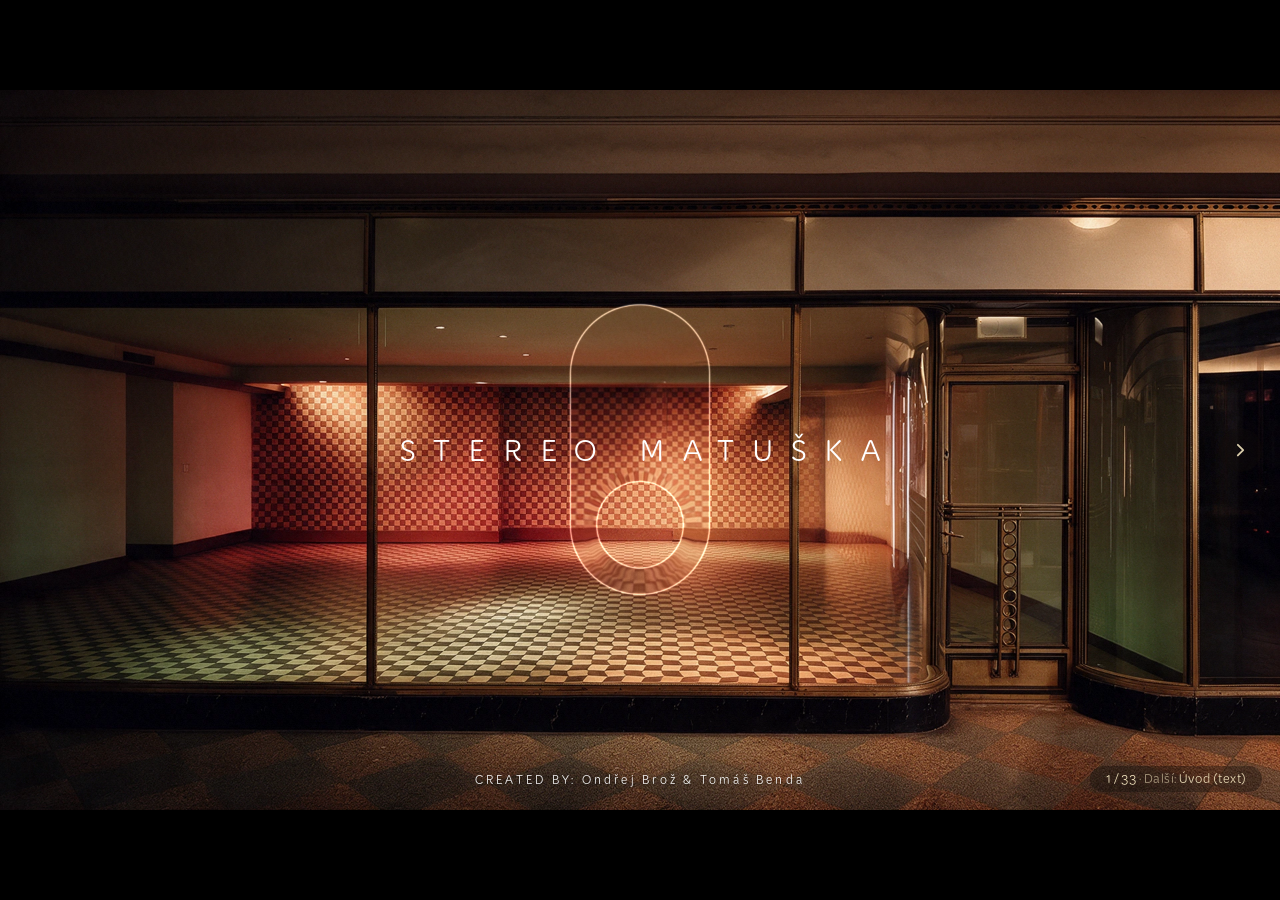
<file: slideshow.html>
<!doctype html>
<html lang="cs">
<head>
<meta charset="utf-8">
<meta name="viewport" content="width=device-width,initial-scale=1">
<title>Stereo Matuška slideshow</title>
<style>
  html,body{margin:0;height:100%;background:#000;overflow:hidden}
  html,body{touch-action:none;-webkit-user-select:none;user-select:none;-webkit-tap-highlight-color:transparent}
  @font-face{font-family:'Kit Rounded';font-weight:300;src:local('Kit Rounded Light'),local('KitRounded-Light'),url('web/KitRounded-Light.otf') format('opentype')}
  /* rám 16 : 9 uprostřed okna – text se měří k rámu (cqw = 1 % šířky rámu, 1920 px ≙ 100cqw) */
  #f{position:absolute;left:50%;top:50%;width:min(100vw,calc(100vh * 16 / 9));width:min(100vw,calc(100dvh * 16 / 9));aspect-ratio:16/9;transform:translate(-50%,-50%);container-type:inline-size;overflow:hidden}
  #s{position:absolute;inset:0;width:100%;height:100%;object-fit:contain;display:block}
  #s[hidden]{display:none}                      /* u zástupného slidu bez fotky */
  /* outro do rytmu: vrstvy z outro/vrstvy/ (pozadí, oblouk, slovo) */
  #outro{position:absolute;inset:0;width:100%;height:100%;display:block}
  #outro[hidden]{display:none}
  /* neon: zhasnutá verze přes rozsvícenou, krytí řídí skript (Ondra 10. 10.) */
  #noff{position:absolute;inset:0;width:100%;height:100%;object-fit:contain;display:block;pointer-events:none;will-change:opacity}
  #noff[hidden]{display:none}
  /* plakáty den ↔ noc: noční mockup srovnaný na denní plakát přes denní, prolnutí 1,4 s brand easingem (Ondra 11. 10.) */
  #pnoc{position:absolute;inset:0;width:100%;height:100%;object-fit:contain;display:block;pointer-events:none;opacity:0}
  #pnoc[hidden]{display:none}
  /* závěs se zatáhne (slide 15, Ondra 11. 10.): přes slide 15 leží slide 14 – ve skle maskovaný pohyblivou hranou (--x0/--x1),
     mimo sklo se jen prolíná (opacity); u hrany stín; slide 15 roztažený (fill), ať sedí na slide 14 */
  #f img{-webkit-user-drag:none;-webkit-touch-callout:none}   /* tah myší = přepnutí slidu, ne přetažení obrázku (11. 10.) */
  #s.fill{object-fit:fill}
  #z14,#z14v{position:absolute;inset:0;width:100%;height:100%;object-fit:fill;display:block;pointer-events:none}
  #z14{-webkit-mask-image:url(slideshow/zaves-sklo.png),linear-gradient(to right,transparent var(--x0),#000 var(--x1));-webkit-mask-size:100% 100%;-webkit-mask-composite:source-in;
       mask-image:url(slideshow/zaves-sklo.png),linear-gradient(to right,transparent var(--x0),#000 var(--x1));mask-size:100% 100%;mask-composite:intersect}
  #z14v{will-change:opacity;-webkit-mask-image:url(slideshow/zaves-mimo.png);-webkit-mask-size:100% 100%;mask-image:url(slideshow/zaves-mimo.png);mask-size:100% 100%}
  #zhr{position:absolute;inset:0;pointer-events:none;background:linear-gradient(to right,transparent calc(var(--x) - 3%),rgba(0,0,0,.45) var(--x),transparent calc(var(--x) + .6%));
       -webkit-mask-image:url(slideshow/zaves-sklo.png);-webkit-mask-size:100% 100%;mask-image:url(slideshow/zaves-sklo.png);mask-size:100% 100%}
  #z14[hidden],#z14v[hidden],#zhr[hidden]{display:none}
  /* animované úseky z intro-vyloha.html: iframe přes celý frame, skrytý přes visibility (WebGL se tak načte předem) */
  #f iframe.anim{position:absolute;inset:0;width:100%;height:100%;border:0;display:block;visibility:hidden}
  #f iframe.anim.on{visibility:visible}
  /* samostatné slidy s texty od copywritera (10. 10. 2026): pozadí = výloha předělu bez nápisu, ztlumená a rozostřená;
     nahoře malý nadpis (Kit Rounded Light, prostrkaný jako předěly), pod ním odstavec */
  #s.pozadi{filter:brightness(.5) blur(.35cqw);transform:scale(1.03)}
  #t{position:absolute;inset:0;display:flex;align-items:center;justify-content:center;pointer-events:none;color:#fff}
  #t[hidden]{display:none}
  #t .in{width:60cqw}
  #t h2{margin:0 0 2.6cqw;font:300 1.5625cqw/1 'Kit Rounded',sans-serif;letter-spacing:.5em;text-transform:uppercase;color:rgba(255,255,255,.8)}
  #t p{margin:0;font:300 1.75cqw/1.62 'Kit Rounded',sans-serif;color:rgba(255,255,255,.95)}
  /* zástupný slide (placeholder): jednobarevné pozadí a věta uprostřed */
  #ph{position:absolute;inset:0;display:flex;align-items:center;justify-content:center;padding:0 10cqw;text-align:center;font:300 2.19cqw/1.4 'Kit Rounded',sans-serif;color:#EEE1CF}
  #ph[hidden]{display:none}
  body.idle{cursor:none}
  /* ovládání (Ondra 11. 10.): šipky vlevo / vpravo a stavový řádek „12 / 36 · Další: …“ vpravo dole; H skryje / ukáže, ?bez-animaci (snímky do PDF) bez ovládání */
  .nav{position:absolute;top:50%;z-index:10;width:3.4cqw;height:3.4cqw;margin-top:-1.7cqw;border:0;border-radius:50%;padding:0;cursor:pointer;
       background:rgba(20,14,11,.32);color:rgba(241,227,190,.9);display:grid;place-items:center;transition:background .2s,opacity .2s}
  .nav:hover{background:rgba(20,14,11,.6)}
  .nav svg{width:42%;height:42%;fill:none;stroke:currentColor;stroke-width:2.4;stroke-linecap:round;stroke-linejoin:round}
  #navL{left:1.4cqw}#navR{right:1.4cqw}
  #stav{position:absolute;right:1.4cqw;bottom:1.4cqw;z-index:10;padding:.45cqw 1.2cqw;border-radius:999px;white-space:nowrap;
        background:rgba(20,14,11,.38);color:rgba(241,227,190,.92);font:300 .95cqw/1.2 'Kit Rounded',sans-serif;letter-spacing:.04em;pointer-events:none}
  #stav b{font-weight:300;color:#F1E3BE}#stav span{opacity:.65}
  .nav[hidden],#stav[hidden]{display:none}
  body.bez-ovladani .nav,body.bez-ovladani #stav{display:none}
  /* credit na úvodním slidu (Ondra 11. 10.): dole uprostřed malým písmem, prostrkaný Kit Rounded jako nápis STEREO MATUŠKA v intru; stín kvůli světlé denní výloze */
  #kredit{position:absolute;left:0;right:0;bottom:1.9cqw;z-index:9;text-align:center;pointer-events:none;
          font:300 .9cqw/1 'Kit Rounded',sans-serif;letter-spacing:.28em;color:rgba(255,255,255,.94);
          text-shadow:0 0 .55cqw rgba(0,0,0,.45),0 .05cqw .15cqw rgba(0,0,0,.35)}
  #kredit[hidden]{display:none}
</style>
</head>
<body>
<div id="f"><img id="s" alt="" draggable="false"><img id="noff" alt="" hidden><img id="pnoc" alt="" hidden><img id="z14v" alt="" hidden><img id="z14" alt="" hidden><div id="zhr" hidden></div><div id="ph" hidden></div><svg id="outro" viewBox="0 0 1920 1080" hidden><rect id="oBg" width="1920" height="1080"/><circle id="oArc"/><image id="oWord" width="1920" height="1080"/></svg><div id="t" hidden><div class="in"><h2></h2><p></p></div></div><button class="nav" id="navL" aria-label="Předchozí slide"><svg viewBox="0 0 24 24"><path d="M15 5l-7 7 7 7"/></svg></button><button class="nav" id="navR" aria-label="Další slide"><svg viewBox="0 0 24 24"><path d="M9 5l7 7-7 7"/></svg></button><div id="stav"></div><div id="kredit" hidden>CREATED BY: Ondřej Brož &amp; Tomáš Benda</div></div>
<script>
/* Statická prezentace Stereo Matuška (návrh 8. 10. 2026): slidy jdou za sebou bez přechodů.
   Pořadí = seznam níže (soubory ve složce slideshow/). Vyřazené slidy jsou ve složce vyrazene/.
   Ovládání: → / mezerník / PageDown / klik / ťuknutí / tah prstem doleva = dál,
             ← / PageUp / tah prstem doprava = zpět, Home = první, End = poslední, F = celá obrazovka.
   #5 v adrese otevře rovnou 5. slide.
   Animované úseky (anim:…) běží v iframe s intro-vyloha.html#usek=…; ?bez-animaci je vypne (snímky do PDF). */
const SLIDES = [
  // intro na výloze – animace z intro-vyloha.html (Ondra 10. 10.); statické snímky 01–05 zůstávají pro PDF
  'anim:intro',
  // moodboard: úvodní text a moodboard (předěl s nápisem MOODBOARD vyřazen – Ondra 11. 10., vyrazene/slideshow-06_moodboard.webp)
  'text:uvod', '07_moodboard-spolecny.webp',
  // koncept (úvod, noční výloha) a přepínač
  '08_koncept.webp', 'text:prepinac',
  // přepínač naležato jako light / dark mode webu, jen na paletě, ve smyčce (koncept/prepinac-nalezato.html, Ondra 11. 10.);
  // šipka ho otočí do svislého přepínače a slide anim:prepinac naváže ve stejném snímku („z ležatého přepínače se stane normální“)
  'anim:nalezato',
  'anim:prepinac',
  // logo: text o přenosce před logem (Ondra 10. 10.), logo bez popisků a stejný slide s popisky prvků (vypínač, přenoska gramofonu)
  'text:prenoska', 'anim:logo', '15_logo-popisky.webp',
  // reveal loga v prostoru: výloha zepředu s polepem (10. 10.), dveře, zboku polep a neon, neon se závěsy, detail neonu
  '16_reveal-vyloha-polep.webp', '17_reveal-dvere-potisk.webp', '18_reveal-zboku-potisk.webp', '19_reveal-zboku-neon.webp', '20_reveal-zboku-neon-zavesy.webp', '21_reveal-neon-detail.webp',
  // typografie
  '22_typografie-stereo-display.webp', 'text:font', '23_typografie-z-loga-do-abecedy.webp', '24_typografie-znakova-sada.webp',
  // barevná paleta: úvod, plakáty ve výloze (den | noc, mockupy)
  '25_barevna-paleta.webp', 'text:barvy',
  // plakáty ve výloze den a noc jako dva slidy bez přechodu (Ondra 11. 10.: „odstraň přechod mezi 21 a 22“; dřív jeden slide s prolnutím)
  '26_eventy-mockup-den.webp', '27_eventy-mockup-noc.webp',
  // za plakáty (Ondra 9. 10.): WC piktogramy na dveřích (muž = Y + hlava, žena = Y se sukní), podšálek a podtácek vedle sebe (den | noc)
  '28_ikony-wc-dvere.webp', '29_podtacky-podsalky.webp',
  // neonový mráček v prostoru (visí ze stropu), za tácky (Ondra 9. 10.)
  '30_prostor-mracek-neon.webp',
  // web: Ondrovo hero (web/22.png den, web/21.png noc, 11. 10.) v mockupu notebooku – den s latte a večer se stoutem jako dva slidy
  // bez přechodu (Ondra 11. 10.: „odstraň přechod mezi slidy“); hero-web/mockup-notebook-zoom-den/noc.png – přiblížené, ať není vidět okno
  // (dřív zástupný slide placeholder:web z 10. 10.; moje verze hero-web/hero.html nepoužitá; mockupy MacBooku ve vyrazene/slideshow-31_…, 32_…)
  '31_web-hero-den.webp', '32_web-hero-noc.webp',
  // Instagram (Ondra 11. 10.): samostatný profil (posty naskočí 0 → 3, klepnutí na Sledovat) a posty 18–20 vedle sebe
  // (telefony vyjedou zdola, pak srdíčka) – animace v socialni site/instagram-slide.html, konečné stavy 35/36 pro PDF
  'anim:ig-profil', 'anim:ig-posty',
  // závěr: Ondrovo outro (final/outro/A4 - 3…11.png) do rytmu – frame stojí 0,6 s, smyčka (Ondra 10. 10.); od 11. 10. na konci prezentace; 8 framů pro PDF
  'outro',
  // úplný závěr (Ondra 11. 10.): „Ve stereu zní spolupráce nejlíp. Těšíme se!“ – zaver/zaver.html, snímek zaver-snimek.py; statický
  // (sloučení s outrem – slogan místo slov – Ondra zkusil a vrátil: „necháme ten poslední slide statický“)
  '50_zaver.webp'
];
/* Texty od copywritera (10. 10. 2026) jako samostatné slidy 'text:…' hned za předělem (Ondra: na předěly se nehodí).
   pozadi = výloha předělu bez nápisu (cesta od final/), ve slidu ztlumená a rozostřená. */
const NOC = '15.png', DEN = 'typografie/pozadi-den-ztmavene.png';
const TEXTY = {
  uvod: { nadpis: 'Úvod', pozadi: DEN, text: 'Identitu stavíme na autentické estetice 80. let, atmosféře tradičních irských pubů a dvojím rytmu podniku. Inspiraci jsme hledali v dobovém průmyslovém designu, typografii a audiotechnice, nikoli v prvoplánových retro symbolech. Zásadní roli hraje i samotná Lucerna – její charakter vždy utvářelo spojení elegance, kulturního života a nekonvenčnosti. STEREO na tyto hodnoty navazuje: je prémiové, ale neokázalé a nostalgické, ale ne staromódní.' },
  prepinac: { nadpis: 'Přepínač', pozadi: NOC, text: 'Písmeno O jsme proměnili v symbolický přepínač dvou režimů podniku. Jeho princip odkazuje na dobové ovládací prvky audiotechniky i samotný gramofon Tesla MC 600 Q, který umožňoval přepínání mezi 33 a 45 otáčkami za minutu. Dva světelné okruhy, z nichž je vždy aktivní pouze jeden, symbolizují dvě tváře Sterea – poklidný denní poslech vinylů u kávy a energický večerní provoz s pivem a živou hudbou. Typografický detail se stává funkčním symbolem celé značky.' },
  prenoska: { nadpis: 'Přenoska', pozadi: NOC, text: 'Stylizované raménko gramofonu s přenoskou elegantně uzavírá logotyp fascinovaný gramofony jejich mechanismem. Jeho poloha zároveň hravě komunikuje aktuální režim podniku, získává vlastní význam a stává se součástí promyšleného vizuálního systému.' },
  font: { nadpis: 'Font', pozadi: NOC, text: 'Základem logotypu je autorské písmo inspirované dobovou typografií propagačních materiálů gramofonu Tesla MC 600 Q – vlajkové lodi gramofonů Tesla 80. let. Charakteristické oblé tvary, výrazná geometrie a osobitý rytmus písma odkazují na estetiku tehdejšího průmyslového designu. Historickou předlohu jsme reinterpretovali do současné, svébytné podoby, která si zachovává nezaměnitelný charakter. Nevytváříme tak retro stylizaci, ale vizuální identitu s autentickými kořeny v dobovém průmyslovém designu.' },
  barvy: { nadpis: 'Barvy', pozadi: NOC, text: 'Barevně propojujeme dva zdánlivě vzdálené světy – atmosféru tradičních irských pubů a vizuální kulturu 80. let. Večerní paleta vychází z barev irské trikolóry, které jsme posunuli do tlumených, zemitých vintage odstínů terakoty, meruňkové a šalvějové. Denní komunikace naopak pracuje s hřejivými tóny hnědé, bronzu a krémové, evokujícími patinu starého papíru, typické kartony, obaly gramodesek, dřevěný nábytek i zažloutlé stránky knih. Dvě odlišné barevné nálady vytvářejí jeden soudržný vizuální svět, který přirozeně mění atmosféru spolu s rytmem podniku.' }
};
// česká sazba: jednopísmenné předložky a spojky a číslo s jednotkou nezůstanou na konci řádku, pomlčka nezačne řádek
const sazba = t => t.replace(/(^|[\s(])([vkszaiouVKSZAIOU])\s/g, '$1$2 ').replace(/(^|[\s(])([vkszaiouVKSZAIOU])\s/g, '$1$2 ')
  .replace(/(\d)\s(?=\S)/g, '$1 ').replace(/\s–/g, ' –');
const tsl = document.getElementById('t'), tH = tsl.querySelector('h2'), tP = tsl.querySelector('p');
const textSlidu = n => n.startsWith('text:') ? TEXTY[n.slice(5)] : null;
// zástupné slidy 'placeholder:…' – lahvově zelená #2F4537 (logo_1.svg), krémový text #EEE1CF
const PLACEHOLDERY = { web: { barva: '#2F4537', text: 'Tady budou textace hero sekce webu.' } };
const placeholder = n => n.startsWith('placeholder:') ? PLACEHOLDERY[n.slice(12)] : null;
const frame = document.getElementById('f'), phd = document.getElementById('ph');
// animované úseky z intro-vyloha.html (Ondra 10. 10.): intro, přepínač, logo – každý ve vlastním iframe, načtený předem a pozastavený;
// při vstupu dostane {cmd:'start', back}, na konci úseku pošle {done:'next'|'prev'}, klávesy Home / End / F přepošle sem
const animSlidu = n => n.startsWith('anim:') ? n.slice(5) : null;
const ANIM = {}, ANIM_READY = new Set();
// úseky mimo intro-vyloha.html (stejný protokol start / pause / next / prev, ready / done / key)
const ANIM_SRC = { 'nalezato': 'koncept/prepinac-nalezato.html?usek=nalezato',
                   'ig-profil': 'socialni%20site/instagram-slide.html?usek=ig-profil&vyrez#profil',
                   'ig-posty': 'socialni%20site/instagram-slide.html?usek=ig-posty#post-18,post-19,post-20' };
if (!/bez-animaci/.test(location.search)) for (const u of new Set(SLIDES.map(animSlidu).filter(Boolean))) {
  const f = document.createElement('iframe');
  f.className = 'anim'; f.title = u; f.src = ANIM_SRC[u] || 'intro-vyloha.html#usek=' + u;
  frame.appendChild(f); ANIM[u] = f;
}
let animBack = false, animOd = 0, animOdPro = null, zobrazeno = 0;                  // animOd: čas, od kterého má úsek začít (navázání přepínače naležato na anatomii)
function animStart(u) { if (!ANIM_READY.has(u)) return; ANIM[u].contentWindow.postMessage({ cmd: 'start', back: animBack, od: animOd }, '*'); animOd = 0; ANIM[u].focus(); }
addEventListener('message', e => {
  const u = Object.keys(ANIM).find(k => ANIM[k].contentWindow === e.source); if (!u) return;
  const d = e.data || {};
  if (d.ready) { ANIM_READY.add(u); if (animSlidu(SLIDES[cur]) === u) animStart(u); return; }
  if (animSlidu(SLIDES[cur]) !== u) return;
  if (d.prime !== undefined) { const n = ANIM[animSlidu(SLIDES[cur + 1] || '')]; if (n) n.contentWindow.postMessage({ cmd: 'prime', od: d.prime }, '*'); return; }
  if (d.done === 'next') { animOd = d.navaz || 0; animOdPro = SLIDES[cur + 1]; show(cur + 1); }
  else if (d.done === 'prev') { if (cur > 0) show(cur - 1); }
  else if (d.key === 'Home') show(0, true);
  else if (d.key === 'End') show(SLIDES.length - 1, true);
  else if (d.key === 'KeyF') celaObrazovka();
  else if (d.key === 'KeyH') skrytOvladani();
});
// dvojice den ↔ noc (jeden slide, šipka prolne den → noc) – použije pre i prolnutí níže. Od 11. 10. prázdné: plakáty i hero webu
// jsou na Ondrovo přání dva slidy bez přechodu. Vrácení plakátů: položka 'plakaty' v SLIDES a sem
// plakaty: { den: 'slideshow/26_eventy-mockup-den.webp', noc: 'slideshow/27_eventy-mockup-noc-zarovnany.webp' } (noc srovnaná na denní plakát, eventy/mockupy/zarovnani-noc.py)
const DVOJICE = {};
const img = document.getElementById('s');
// vše předem načíst, ať je střih okamžitý; když se obrázek nenačte (výpadek sítě), zkusí se znovu
const pre = SLIDES.map((n, k) => {
  const i = new Image(); let tries = 0;
  if (placeholder(n) || animSlidu(n) || n === 'outro') return i;   // bez obrázku
  const url = textSlidu(n) ? textSlidu(n).pozadi : DVOJICE[n] ? DVOJICE[n].den : 'slideshow/' + n;
  i.onerror = () => { if (++tries <= 5) setTimeout(() => { i.src = url + '?r=' + tries; }, 400 * tries); };
  i.onload = () => { if (k === cur) img.src = i.src; };
  if (k > 3) i.fetchPriority = 'low';                              // první slidy a textury intra mají přednost
  i.src = url; return i;
});
let cur = 0;
function show(i, skok) {
  const was = cur;
  cur = Math.max(0, Math.min(SLIDES.length - 1, i));
  animBack = !skok && cur === was - 1;           // konečný stav animace jen při kroku o jeden slide zpět; skok (Home, End, #N) = od začátku
  zobrazeno = performance.now();
  if (SLIDES[cur] !== animOdPro) animOd = 0;     // navázání (přepínač naležato → anatomie) patří jen následujícímu slidu
  const a = animSlidu(SLIDES[cur]);
  for (const u in ANIM) { const on = u === a; ANIM[u].classList.toggle('on', on); if (!on) ANIM[u].contentWindow.postMessage({ cmd: 'pause', za: SLIDES.indexOf('anim:' + u) < cur }, '*'); }
  if (document.activeElement && document.activeElement.tagName === 'IFRAME' && document.activeElement !== ANIM[a]) document.activeElement.blur();   // klávesy nesmí zůstat ve skrytém úseku
  if (a) animStart(a);
  const ph = placeholder(SLIDES[cur]);
  img.hidden = !!(ph || a || SLIDES[cur] === 'outro'); if (!img.hidden) img.src = pre[cur].src;
  if (SLIDES[cur] === 'outro') outroStart(); else outroStop();
  const dv = DVOJICE[SLIDES[cur]]; pnoc.hidden = !dv; if (dv) pnoc.src = dv.noc;
  dvojiceNoc(animBack && !!dv, true);                                                              // mimo dvojice se rozběhnuté prolnutí zastaví
  if (!pnoc.hidden && OUTRO_CAS !== undefined) pnoc.style.opacity = ease(Math.min(1, OUTRO_CAS / 1.4)).toFixed(3);   // ladění &cas=
  neonStart(SLIDES[cur]);
  img.classList.toggle('fill', SLIDES[cur] === ZAVES); zavStart(SLIDES[cur]);
  frame.style.background = ph ? ph.barva : '';
  phd.hidden = !ph; phd.textContent = ph ? ph.text : '';
  const tx = textSlidu(SLIDES[cur]);
  img.classList.toggle('pozadi', !!tx);
  tsl.hidden = !tx; tH.textContent = tx ? tx.nadpis : ''; tP.textContent = tx ? sazba(tx.text) : '';
  history.replaceState(null, '', '#' + (cur + 1));
  ovladani();
  for (const k of [cur + 1, cur - 1]) if (pre[k] && pre[k].src) pre[k].decode?.().catch(() => {});   // sousední slidy dekódovat předem – střih bez zadrhnutí
}
// neon se rozsvítí (Ondra 10. 10.): přes rozsvícený obrázek se položí zhasnutý (slideshow/neon-off/<jméno>) a jeho krytí jede podle vzorce
// [čas s, svit 0–1] – skoky jako u startéru zářivky, mezi body přechod 40 ms; každý slide jinak; vstup zpět = rovnou rozsvíceno
// (Ondra 11. 10.: neon se závěsy a mráček bez animace – rovnou rozsvícené)
const NEON = {
  '19_reveal-zboku-neon.webp': [[0, 0], [.35, 1], [.42, 0], [.6, .7], [.66, 0], [.95, 1], [1.02, .35], [1.12, 1], [1.3, 1]],
  '21_reveal-neon-detail.webp': [[0, 0], [.4, 1], [.47, .1], [.58, 1], [.66, 0], [1.0, 1], [1.3, 1]],
};
const noff = document.getElementById('noff'); let neonRaf = 0, neonT0 = 0, neonVz = null;
for (const n in NEON) { const i = new Image(); i.src = 'slideshow/neon-off/' + n; }          // předem načíst
function svit(vz, t) {
  for (let k = 1; k < vz.length; k++) if (t < vz[k][0]) {
    const [, v0] = vz[k - 1], [t1, v1] = vz[k], r = Math.max(0, (t - (t1 - .04)) / .04);      // drží hodnotu, 40 ms před dalším bodem přejde
    return t < t1 - .04 ? v0 : v0 + (v1 - v0) * r;
  }
  return 1;
}
function neonKonec() { cancelAnimationFrame(neonRaf); neonVz = null; noff.hidden = true; img.style.visibility = ''; }
const neonBezi = () => neonVz !== null;
function neonFrame() {
  const t = (performance.now() - neonT0) / 1000;
  if (!neonVz || t >= neonVz[neonVz.length - 1][0]) return neonKonec();
  noff.style.opacity = (1 - svit(neonVz, t)).toFixed(3); neonRaf = requestAnimationFrame(neonFrame);
}
function neonStart(n) {
  neonKonec(); if (!NEON[n] || animBack) return;
  const vz = neonVz = NEON[n]; noff.src = 'slideshow/neon-off/' + n; noff.style.opacity = 1; noff.hidden = false;
  // zhasnutý obrázek ještě není připravený (studený start) → rozsvícený podklad schovat, ať neon neproblikne, a blikat až po načtení
  if (!noff.complete) img.style.visibility = 'hidden';
  noff.decode().catch(() => {}).then(() => {
    if (neonVz !== vz) return;                                  // mezitím se odešlo
    img.style.visibility = ''; neonT0 = performance.now(); neonRaf = requestAnimationFrame(neonFrame);
  });
}
// outro do rytmu (Ondra 10. 10.): 8 framů z final/outro/A4 - N.png rozložených na vrstvy (outro/vrstvy/outro.json, vrstvy.py);
// rychlé střídání framů po 0,6 s ve smyčce, dokud se nepřepne (Ondra 11. 10.: bez výjezdu oblouku)
function bez(x1, y1, x2, y2) {
  const cx = 3 * x1, bx = 3 * (x2 - x1) - cx, ax = 1 - cx - bx, cy = 3 * y1, by = 3 * (y2 - y1) - cy, ay = 1 - cy - by;
  return t => { let x = t; for (let i = 0; i < 8; i++) { const f = ((ax * x + bx) * x + cx) * x - t, d = (3 * ax * x + 2 * bx) * x + cx; if (Math.abs(d) < 1e-6) break; x -= f / d; } return ((ay * x + by) * x + cy) * x; };
}
const ease = bez(.65, 0, .35, 1), STOJI = .6;
const outroEl = document.getElementById('outro'), oBg = document.getElementById('oBg'), oArc = document.getElementById('oArc'), oWord = document.getElementById('oWord');
let FRAMY = [], outroRaf = 0, outroT0 = 0, outroK = -1;
const OUTRO_CAS = (/(?:^#|&)cas=([\d.]+)/.exec(location.hash) || [])[1];   // ladění: #N&cas=0.95 zastaví čas outra / prolnutí plakátů den → noc (snímky, kontrola)
(function nactiOutro(n) {                                                   // výpadek sítě: zkusit znovu (dřív zůstalo outro černé)
  fetch('outro/vrstvy/outro.json' + (n ? '?r=' + n : '')).then(r => r.json()).then(f => { FRAMY = f; f.forEach(x => { const i = new Image(); i.src = x.slovo; }); if (SLIDES[cur] === 'outro') outroStart(); })
    .catch(() => setTimeout(() => nactiOutro(n + 1), 1000 * Math.min(n + 1, 5)));
})(0);
function outroFrame() {
  if (!FRAMY.length) return;
  const t = OUTRO_CAS !== undefined ? +OUTRO_CAS : (performance.now() - outroT0) / 1000, k = Math.floor(t / STOJI) % FRAMY.length, fr = FRAMY[k], o = fr.oblouk;
  if (k !== outroK) { outroK = k; oBg.setAttribute('fill', fr.pozadi); oArc.setAttribute('fill', o.barva); oArc.setAttribute('cx', o.cx); oArc.setAttribute('cy', o.cy); oArc.setAttribute('r', o.r); oWord.setAttribute('href', fr.slovo); }
  outroRaf = requestAnimationFrame(outroFrame);
}
// SVG nemá vlastnost .hidden (na rozdíl od HTML) – přepíná se přímo atribut
function outroStop() { cancelAnimationFrame(outroRaf); outroEl.toggleAttribute('hidden', true); }
function outroStart() { outroStop(); if (!FRAMY.length) return; outroEl.toggleAttribute('hidden', false); outroK = -1; outroT0 = performance.now(); outroFrame(); }
// dvojice den ↔ noc (plakáty – Ondra 11. 10.: čisté prolnutí; hero webu): denní obrázek, přes něj noční;
// šipka prolne den → noc za 1,4 s (brand easing), další jde dál; zpět prolne noc → den; vstup zpět z dalšího slidu = rovnou noc
const pnoc = document.getElementById('pnoc');
const dvojicePre = Object.values(DVOJICE).map(d => { const i = new Image(); i.src = d.noc; return i; });   // noční obrázky načíst předem
let dvojiceNa = false, dvojRaf = 0;                                                              // true = noc
function dvojiceNoc(na, ihned) {
  dvojiceNa = na; cancelAnimationFrame(dvojRaf);
  if (ihned) { pnoc.style.opacity = na ? 1 : 0; return; }
  const od = +pnoc.style.opacity || 0, kam = na ? 1 : 0, t0 = performance.now();               // z aktuálního krytí (i uprostřed přechodu)
  const krok = () => {
    const r = Math.min(1, (performance.now() - t0) / 1400);
    pnoc.style.opacity = (od + (kam - od) * ease(r)).toFixed(3);
    if (r < 1) dvojRaf = requestAnimationFrame(krok);
  };
  krok();
}
// závěs se zatáhne (Ondra 11. 10.): slide 15 začne jako slide 14 (otevřená výloha) a za sklem se zleva doprava zatáhne černý závěs;
// hrana jede po kolejnici v perspektivě výlohy – x(u) = (5031,28 u + 20) / (1,93679 u + 1) z homografie ve vhled-zboku-zavesy.py
// (svislice zůstávají svislé), sklo od u 0,0165 (x 100) do 0,888 (x 1650); 2,5 s brand easingem po 0,3 s; vstup zpět = zataženo
const ZAVES = '20_reveal-zboku-neon-zavesy.webp', ZAV_U0 = .0165, ZAV_U1 = .888, ZAV_DOBA = 2.5, ZAV_ZPOZDENI = .3;
const z14 = document.getElementById('z14'), z14v = document.getElementById('z14v'), zhr = document.getElementById('zhr');
z14.src = z14v.src = 'slideshow/19_reveal-zboku-neon.webp';                                   // načíst předem
let zavRaf = 0, zavT0 = 0, zavBezi = false;
function zavStav(p) {                                                                           // p: 0 = otevřeno, 1 = zataženo
  const u = ZAV_U0 + (ZAV_U1 - ZAV_U0) * ease(p), x = (5031.279 * u + 20) / (1.93679 * u + 1) / 2048 * 100;
  zhr.style.setProperty('--x', x.toFixed(3) + '%'); z14.style.setProperty('--x0', (x - .8).toFixed(3) + '%'); z14.style.setProperty('--x1', (x + .8).toFixed(3) + '%');   // jen na maskách (dřív na celém rámu → přepočet všeho)
  z14v.style.opacity = (1 - p).toFixed(3); zhr.style.opacity = p > 0 && p < 1 ? 1 : 0;
}
function zavKonec() { cancelAnimationFrame(zavRaf); zavBezi = false; z14.hidden = z14v.hidden = zhr.hidden = true; }
function zavStart(n) {
  zavKonec(); if (n !== ZAVES || animBack) return;
  z14.hidden = z14v.hidden = zhr.hidden = false; zavStav(0); zavBezi = true;
  if (OUTRO_CAS !== undefined) { zavStav(Math.min(1, Math.max(0, (OUTRO_CAS - ZAV_ZPOZDENI) / ZAV_DOBA))); return; }   // ladění &cas=
  zavT0 = performance.now();
  const krok = () => {
    const p = ((performance.now() - zavT0) / 1000 - ZAV_ZPOZDENI) / ZAV_DOBA;
    if (p >= 1) return zavKonec();                                                              // zataženo = čistý slide 15
    zavStav(Math.max(0, p)); zavRaf = requestAnimationFrame(krok);
  };
  zavRaf = requestAnimationFrame(krok);
}
// ovládání (Ondra 11. 10.): názvy slidů pro stavový řádek „12 / 36 · Další: …“ – při změně SLIDES doplnit
const NAZVY = {
  'anim:intro': 'Intro', '07_moodboard-spolecny.webp': 'Moodboard', '08_koncept.webp': 'Koncept', 'anim:nalezato': 'Přepínač naležato',
  'anim:prepinac': 'Přepínač', 'anim:logo': 'Logo', '15_logo-popisky.webp': 'Logo s popisky', '16_reveal-vyloha-polep.webp': 'Výloha s polepem',
  '17_reveal-dvere-potisk.webp': 'Dveře', '18_reveal-zboku-potisk.webp': 'Výloha zboku', '19_reveal-zboku-neon.webp': 'Neon zboku',
  '20_reveal-zboku-neon-zavesy.webp': 'Neon se závěsem', '21_reveal-neon-detail.webp': 'Detail neonu', '22_typografie-stereo-display.webp': 'Typografie',
  '23_typografie-z-loga-do-abecedy.webp': 'Z loga do abecedy', '24_typografie-znakova-sada.webp': 'Znaková sada', '25_barevna-paleta.webp': 'Barevná paleta',
  '26_eventy-mockup-den.webp': 'Plakáty – den', '27_eventy-mockup-noc.webp': 'Plakáty – noc', '28_ikony-wc-dvere.webp': 'Piktogramy WC',
  '29_podtacky-podsalky.webp': 'Podšálek a podtácek', '30_prostor-mracek-neon.webp': 'Neonový mráček', '31_web-hero-den.webp': 'Web – den',
  '32_web-hero-noc.webp': 'Web – noc', 'anim:ig-profil': 'Instagram – profil', 'anim:ig-posty': 'Instagram – posty',
  'outro': 'Outro', '50_zaver.webp': 'Závěr'
};
const nazev = n => NAZVY[n] || (textSlidu(n) ? textSlidu(n).nadpis + ' (text)' : placeholder(n) ? 'Web' : n.replace(/\.webp$/, ''));
const navL = document.getElementById('navL'), navR = document.getElementById('navR'), stavEl = document.getElementById('stav');
if (/bez-animaci/.test(location.search)) document.body.classList.add('bez-ovladani');      // snímky do PDF bez ovládání
function ovladani() {
  navL.hidden = cur === 0; navR.hidden = cur === SLIDES.length - 1;
  document.getElementById('kredit').hidden = cur !== 0;                                       // credit jen na úvodním slidu
  stavEl.innerHTML = `<b>${cur + 1} / ${SLIDES.length}</b> <span>·</span> ` +
    (cur < SLIDES.length - 1 ? `<span>Další:</span> ${nazev(SLIDES[cur + 1])}` : '<span>Konec prezentace</span>');
}
const skrytOvladani = () => document.body.classList.toggle('bez-ovladani');
// šipky: klik nesmí probublat k ťuknutí na slide (to by šlo dál)
for (const [b, f] of [[navL, () => prev()], [navR, () => next()]]) {
  b.addEventListener('pointerdown', e => e.stopPropagation());
  b.addEventListener('pointerup', e => { e.stopPropagation(); if (e.button === 0) f(); });
}

// vstup uživatele: během animace se krok předá do iframe (klik do černého pruhu nesmí přeskočit celý úsek)
const animTady = () => { const a = animSlidu(SLIDES[cur]); return a && ANIM_READY.has(a) ? ANIM[a] : null; };
const animCeka = () => { const a = animSlidu(SLIDES[cur]); return !!a && !!ANIM[a] && !ANIM_READY.has(a) && performance.now() - zobrazeno < 10000; };   // úsek se ještě načítá (11. 10.: dřív ho šipka přeskočila)
const next = () => { if (animCeka()) return; if (neonBezi()) return neonKonec(); if (zavBezi) return zavKonec(); if (DVOJICE[SLIDES[cur]] && !dvojiceNa) return dvojiceNoc(true); const f = animTady(); if (f) f.contentWindow.postMessage({ cmd: 'next' }, '*'); else show(cur + 1); };
const prev = () => { if (animCeka()) return; if (DVOJICE[SLIDES[cur]] && dvojiceNa) return dvojiceNoc(false); const f = animTady(); if (f) f.contentWindow.postMessage({ cmd: 'prev' }, '*'); else if (cur > 0) show(cur - 1); };
const celaObrazovka = () => { if (document.fullscreenElement) document.exitFullscreen(); else document.documentElement.requestFullscreen?.().catch(() => {}); };
addEventListener('keydown', e => {
  if (e.ctrlKey || e.metaKey) return;                                                      // zkratky prohlížeče (Ctrl+F = hledat) nechat být
  if (['ArrowRight', 'ArrowDown', 'PageDown', 'Space', 'Enter'].includes(e.code)) { e.preventDefault(); next(); }
  else if (['ArrowLeft', 'ArrowUp', 'PageUp', 'Backspace'].includes(e.code)) { e.preventDefault(); prev(); }
  else if (e.code === 'Home') show(0, true);
  else if (e.code === 'End') show(SLIDES.length - 1, true);
  else if (e.code === 'KeyF') celaObrazovka();
  else if (e.code === 'KeyH') skrytOvladani();
});
// myš i dotyk: ťuknutí = dál, tah doleva = dál, doprava = zpět
let pd = null;
addEventListener('pointerdown', e => { if (e.isPrimary) pd = { x: e.clientX, y: e.clientY }; });
addEventListener('pointercancel', () => { pd = null; });
addEventListener('pointerup', e => {
  if (!pd || !e.isPrimary) return;
  const dx = e.clientX - pd.x, dy = e.clientY - pd.y; pd = null;
  if (Math.abs(dx) > 40 && Math.abs(dx) > Math.abs(dy)) { if (dx < 0) next(); else prev(); return; }
  if (Math.hypot(dx, dy) < 15 && e.button === 0) next();
});
// kurzor zmizí po 2 s bez pohybu
let idleT;
const kurzor = skryt => { document.body.classList.toggle('idle', skryt); for (const u in ANIM) try { ANIM[u].contentDocument.documentElement.style.cursor = skryt ? 'none' : ''; } catch (e) {} };
const pohyb = () => { kurzor(false); clearTimeout(idleT); idleT = setTimeout(() => kurzor(true), 2000); };
addEventListener('pointermove', pohyb);
for (const u in ANIM) ANIM[u].addEventListener('load', () => { try { ANIM[u].contentWindow.addEventListener('pointermove', pohyb); } catch (e) {} });   // i nad animacemi (11. 10.)
const m = /^#(\d+)/.exec(location.hash);
show(m ? +m[1] - 1 : 0);
addEventListener('hashchange', () => { const h = /^#(\d+)/.exec(location.hash); if (h && +h[1] - 1 !== cur) show(+h[1] - 1, true); });   // #N ručně v adrese
</script>
</body>
</html>
</file>
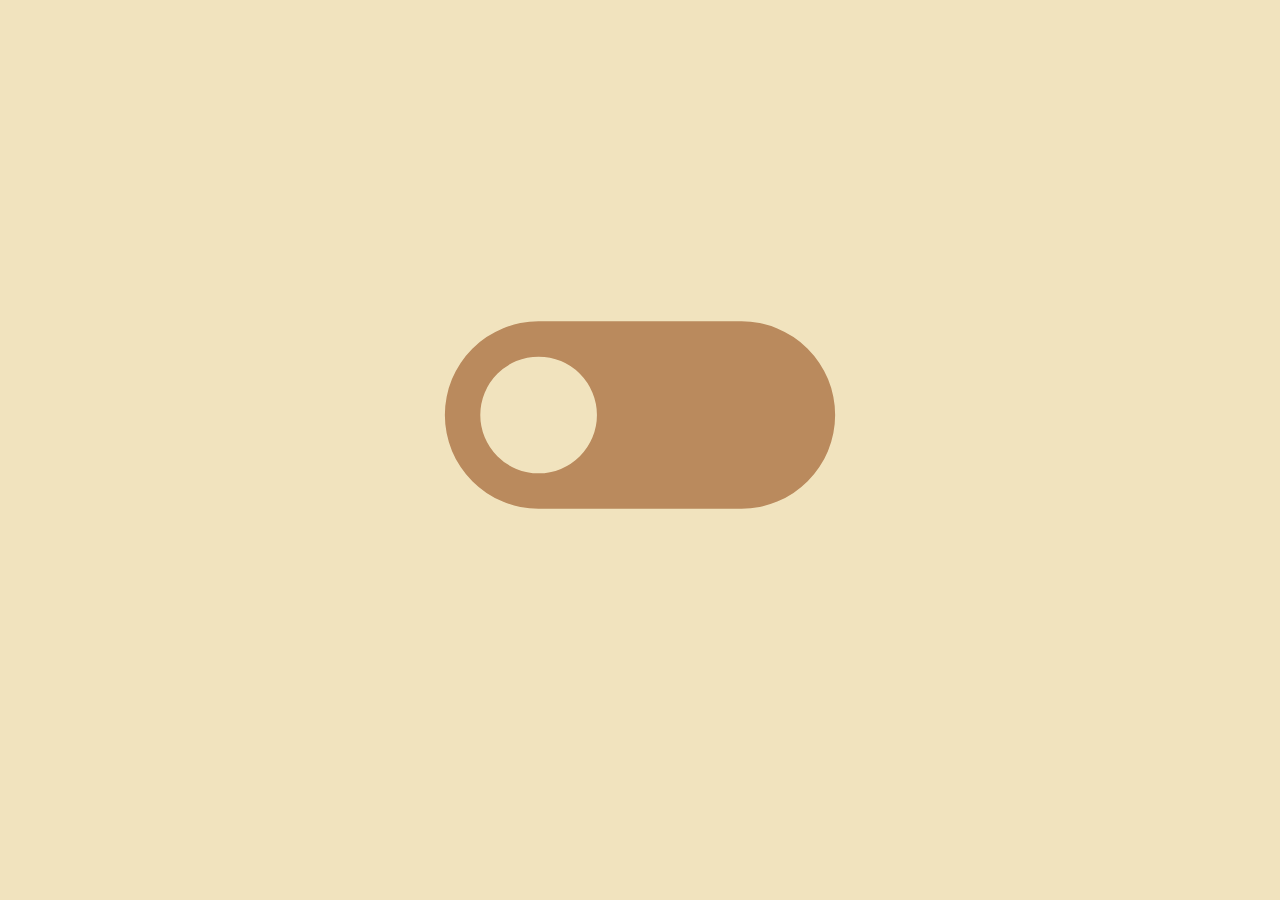
<file: koncept/prepinac-nalezato.html>
<!doctype html>
<html lang="cs">
<head>
<meta charset="utf-8">
<meta name="viewport" content="width=device-width,initial-scale=1">
<title>Přepínač naležato</title>
<!-- Úvod ke konceptu (Ondra 11. 10. 2026): přepínač „naležato“ jako přepnutí light / dark mode na webu, jen na barevné paletě, animovaně.
     O z loga položené (plná pilulka s kruhovým otvorem jako v Ondrově hero web/21–22.png), bez popisků (kolečka palety pod ním Ondra zrušil).
     Den: pozadí vanilka #F1E3BE, pilulka bronzová #BA8A5D, otvor vlevo; noc: tmavá zelená #213227, terakota #C8553D, otvor vpravo.
     Smyčka 5 s: den stojí 1,6 s, přejezd 0,9 s (brand easing), noc stojí 1,6 s, přejezd zpět 0,9 s.
     Šipka (Ondra: „musí navazovat na slide 7 – z ležatého přepínače se stane normální“): pilulka se za 1,6 s otočí do svislé polohy, zvětší na
     dráhu anatomie přepínače, výplň se změní v bílou linku, otvor dojede doprostřed jako kolečko a paleta se prolne do přiblížené noční výlohy –
     poslední snímek = anatomie (intro-vyloha.html#usek=prepinac) v čase 1,7 s; pak {done:'next', navaz:1.7} a slide 7 začne právě tam.
     Geometrie je svislá jako v anatomii (střed 960 / 540, dráha R 242,18, rovná půlka 261,92, kolečko r 150,68), naležato = otočení −90° a zmenšení 1 / 1,72217.
     ?usek=… = v prezentaci (protokol jako intro-vyloha.html + navaz / prime); ?cas=T = zastavená smyčka, ?morf=K = zastavené otočení (snímky, test). -->
<style>
  html,body{margin:0;height:100%;overflow:hidden;background:#000;touch-action:none;-webkit-user-select:none;user-select:none}
  svg{display:block;width:100%;height:100%}
</style>
</head>
<body>
<svg id="s" viewBox="0 0 1920 1080" preserveAspectRatio="xMidYMid meet">
  <rect id="bg" width="1920" height="1080"/>
  <!-- noční výloha přiblížená stejně jako anatomie v intro-vyloha.html (AN z 2,32, střed 1501,5 / 539,8; ztmavení #0d0907 0,45) -->
  <g id="foto" opacity="0">
    <image href="../web/noc.webp" width="1920" height="1080" transform="translate(-2523.48 -712.34) scale(2.3200)"/>
    <rect width="1920" height="1080" fill="#0d0907" opacity=".45"/>
  </g>
  <g id="pr">
    <path id="vypln" fill-rule="evenodd"/>
    <!-- linka 6,46 jednotky slidu jako v anatomii: v souřadnicích pilulky 6,46 / měřítko (vector-effect by ji držel v pixelech okna – v menším okně tlustší) -->
    <g id="linka" fill="none" stroke="#fff" stroke-width="6.46" stroke-linecap="round" opacity="0">
      <path id="draha"/>
      <circle id="knob" cx="0" r="150.68"/>
    </g>
  </g>
</svg>
<script>
function bez(x1, y1, x2, y2) {
  const cx = 3 * x1, bx = 3 * (x2 - x1) - cx, ax = 1 - cx - bx, cy = 3 * y1, by = 3 * (y2 - y1) - cy, ay = 1 - cy - by;
  return t => { let x = t; for (let i = 0; i < 8; i++) { const f = ((ax * x + bx) * x + cx) * x - t, d = (3 * ax * x + 2 * bx) * x + cx; if (Math.abs(d) < 1e-6) break; x -= f / d; } return ((ay * x + by) * x + cy) * x; };
}
const ease = bez(.65, 0, .35, 1), clamp = x => Math.max(0, Math.min(1, x)), lerp = (a, b, k) => a + (b - a) * k;
// geometrie v souřadnicích pilulky (svisle, střed 0 / 0) = anatomie přepínače; naležato zmenšené o S a otočené o −90° (horní konec = vlevo = den)
const R = 242.18, L = 261.92, RK = 150.68, S = 2 * R / 281.25;          // S = 1,72217 → naležato 585,4 × 281,25
const CY0 = 487.5, CY1 = 540, CX = 960;                                    // střed naležato / svisle (obrazovka 1920 × 1080)
const f2 = v => v.toFixed(2);
const pill = `M${f2(-R)},${f2(-L)}A${f2(R)},${f2(R)} 0 0 1 ${f2(R)},${f2(-L)}L${f2(R)},${f2(L)}A${f2(R)},${f2(R)} 0 0 1 ${f2(-R)},${f2(L)}Z`;
const dira = cy => `M${f2(-RK)},${f2(cy)}a${f2(RK)},${f2(RK)} 0 1 0 ${f2(2 * RK)},0a${f2(RK)},${f2(RK)} 0 1 0 ${f2(-2 * RK)},0Z`;
const BARVY = { bg: ['#F1E3BE', '#213227'], pil: ['#BA8A5D', '#C8553D'] };
const LINKA = 6.46;                                                        // tloušťka linky v jednotkách slidu (anatomie: 7,6 × 0,85)
const $ = id => document.getElementById(id), svgEl = $('s');
$('draha').setAttribute('d', pill);
const hex = h => [1, 3, 5].map(i => parseInt(h.slice(i, i + 2), 16));
const mix = ([a, b], p) => '#' + hex(a).map((v, i) => Math.round(v + (hex(b)[i] - v) * p).toString(16).padStart(2, '0')).join('').toUpperCase();
const n4 = v => String(+v.toFixed(4));
// p = den 0 / noc 1 (barvy, poloha otvoru), m = postup otočení 0–1 (ležatě → svisle), v = výplň → linka 0–1, fo = fotka 0–1, kd = otvor doprostřed 0–1
function stav(p, m = 0, v = 0, fo = 0, kd = 0) {
  const bg = mix(BARVY.bg, p), rot = -90 * (1 - m), sc = lerp(1 / S, 1, m), cy = lerp(CY0, CY1, m);
  const ky = lerp(lerp(-L, L, p), 0, kd);                                  // otvor: den nahoře (= vlevo), noc dole; při otočení doprostřed
  $('bg').setAttribute('fill', bg); document.body.style.background = bg;
  $('pr').setAttribute('transform', `translate(${CX} ${f2(cy)}) rotate(${f2(rot)}) scale(${sc.toFixed(5)})`);
  $('vypln').setAttribute('d', pill + dira(ky)); $('vypln').setAttribute('fill', mix(BARVY.pil, p)); $('vypln').setAttribute('opacity', n4(1 - v));
  $('knob').setAttribute('cy', f2(ky)); $('linka').setAttribute('opacity', n4(v)); $('linka').setAttribute('stroke-width', (LINKA / sc).toFixed(4));
  $('foto').setAttribute('opacity', n4(fo));
  // údaje pro test: rozměry pilulky na obrazovce, otvor, krytí vrstev
  const ds = svgEl.dataset, w = 2 * R * sc, h = 2 * (L + R) * sc, rr = rot * Math.PI / 180;
  Object.assign(ds, { p: n4(p), pozadi: bg, rot: n4(rot), cy: n4(cy), foto: n4(fo), vypln: n4(1 - v), linka: n4(v),
    sirka: n4(Math.abs(Math.cos(rr)) * w + Math.abs(Math.sin(rr)) * h), vyska: n4(Math.abs(Math.sin(rr)) * w + Math.abs(Math.cos(rr)) * h),
    kolecko: n4(RK * sc), kolcy: n4(cy + Math.cos(rr) * ky * sc), dira: n4(CX - Math.sin(rr) * ky * sc) });
}
// smyčka (s): den 0–1,6, přejezd 1,6–2,5, noc 2,5–4,1, přejezd zpět 4,1–5,0
const SMYCKA = 5, STOJI = 1.6, JEDE = .9;
function pVCase(t) {
  t = ((t % SMYCKA) + SMYCKA) % SMYCKA;
  if (t < STOJI) return 0;
  if (t < STOJI + JEDE) return ease((t - STOJI) / JEDE);
  if (t < 2 * STOJI + JEDE) return 1;
  return 1 - ease((t - 2 * STOJI - JEDE) / JEDE);
}
// otočení (s od šipky): otočení + zvětšení + posun + otvor doprostřed 0–1,2; výplň → linka 0,5–1,1; fotka 0,6–1,5
const MORF = 1.6, NAVAZ = 1.7;                                             // NAVAZ = čas anatomie (T_AN.draw[1]), kde slide 7 pokračuje
function morf(k, p0) {
  const a = ease(clamp(k / 1.2));
  stav(p0, a, ease(clamp((k - .5) / .6)), ease(clamp((k - .6) / .9)), a);
}
const q = new URLSearchParams(location.search), USEK = q.get('usek');
const CAS = q.get('cas') !== null ? +q.get('cas') : null, MORFQ = q.get('morf') !== null ? +q.get('morf') : null;
let raf = 0, t0 = 0, paused = !!USEK, faze = 'smycka', m0 = 0, p0 = 0;
const now = () => performance.now() / 1000;
const toParent = m => { if (USEK) parent.postMessage(Object.assign({ usek: USEK }, m), '*'); };
function smycka() {
  cancelAnimationFrame(raf); faze = 'smycka'; t0 = now();
  let posl = null;                                                         // stejný stav se nepřepisuje (klidové fáze smyčky)
  const krok = () => { const p = pVCase(now() - t0); if (p !== posl) { posl = p; stav(p); } raf = paused ? 0 : requestAnimationFrame(krok); };
  krok();
}
function predej() { faze = 'konec'; cancelAnimationFrame(raf); raf = 0; morf(MORF, p0); if (USEK) toParent({ done: 'next', navaz: NAVAZ }); }
function otoc() {
  cancelAnimationFrame(raf); faze = 'morf'; m0 = now(); p0 = pVCase(m0 - t0);
  toParent({ prime: NAVAZ });                                              // slide 7 si předem nastaví navazující snímek (bez probliknutí)
  const krok = () => { const k = now() - m0; if (k >= MORF) return predej(); morf(k, p0); raf = paused ? 0 : requestAnimationFrame(krok); };
  krok();
}
function next() {
  if (USEK && paused) return;
  if (faze === 'smycka') otoc();
  else if (faze === 'morf') predej();                                      // druhá šipka během otočení: dokonči a předej
  else if (USEK) toParent({ done: 'next', navaz: NAVAZ });
  else smycka();                                                           // samostatně: znovu od začátku
}
const prev = () => { if (USEK && !paused) toParent({ done: 'prev' }); else if (!USEK) smycka(); };
if (CAS !== null) stav(pVCase(CAS));
else if (MORFQ !== null) morf(MORFQ, 0);
else {
  stav(0);
  if (USEK) {
    addEventListener('message', e => {
      if (e.source !== parent) return;
      const d = e.data || {};
      if (d.cmd === 'pause') { paused = true; cancelAnimationFrame(raf); raf = 0; faze = 'smycka'; stav(0); }   // skrytý = připravený výchozí snímek
      else if (d.cmd === 'start') { paused = false; smycka(); }
      else if (d.cmd === 'next') next();
      else if (d.cmd === 'prev') prev();
    });
    addEventListener('load', () => toParent({ ready: true }));
  } else addEventListener('load', smycka);
  let pd = null;
  addEventListener('pointerdown', e => { if (e.isPrimary) pd = { x: e.clientX, y: e.clientY }; });
  addEventListener('pointercancel', () => { pd = null; });
  addEventListener('pointerup', e => {
    if (!pd || !e.isPrimary) return;
    const dx = e.clientX - pd.x, dy = e.clientY - pd.y; pd = null;
    if (Math.abs(dx) > 40 && Math.abs(dx) > Math.abs(dy)) { if (dx < 0) next(); else prev(); return; }
    if (Math.hypot(dx, dy) < 15 && e.button === 0) next();
  });
  addEventListener('keydown', e => {
    if (e.ctrlKey || e.metaKey) return;                                    // zkratky prohlížeče nechat být
    if (['ArrowRight', 'ArrowDown', 'PageDown', 'Space', 'Enter'].includes(e.code)) { e.preventDefault(); next(); }
    else if (['ArrowLeft', 'ArrowUp', 'PageUp', 'Backspace'].includes(e.code)) { e.preventDefault(); prev(); }
    else if (USEK && ['Home', 'End', 'KeyF', 'KeyH'].includes(e.code)) toParent({ key: e.code });
  });
}
window.__nalezato = () => ({ p: +svgEl.dataset.p, faze, paused, bezi: !!raf });
</script>
</body>
</html>
</file>
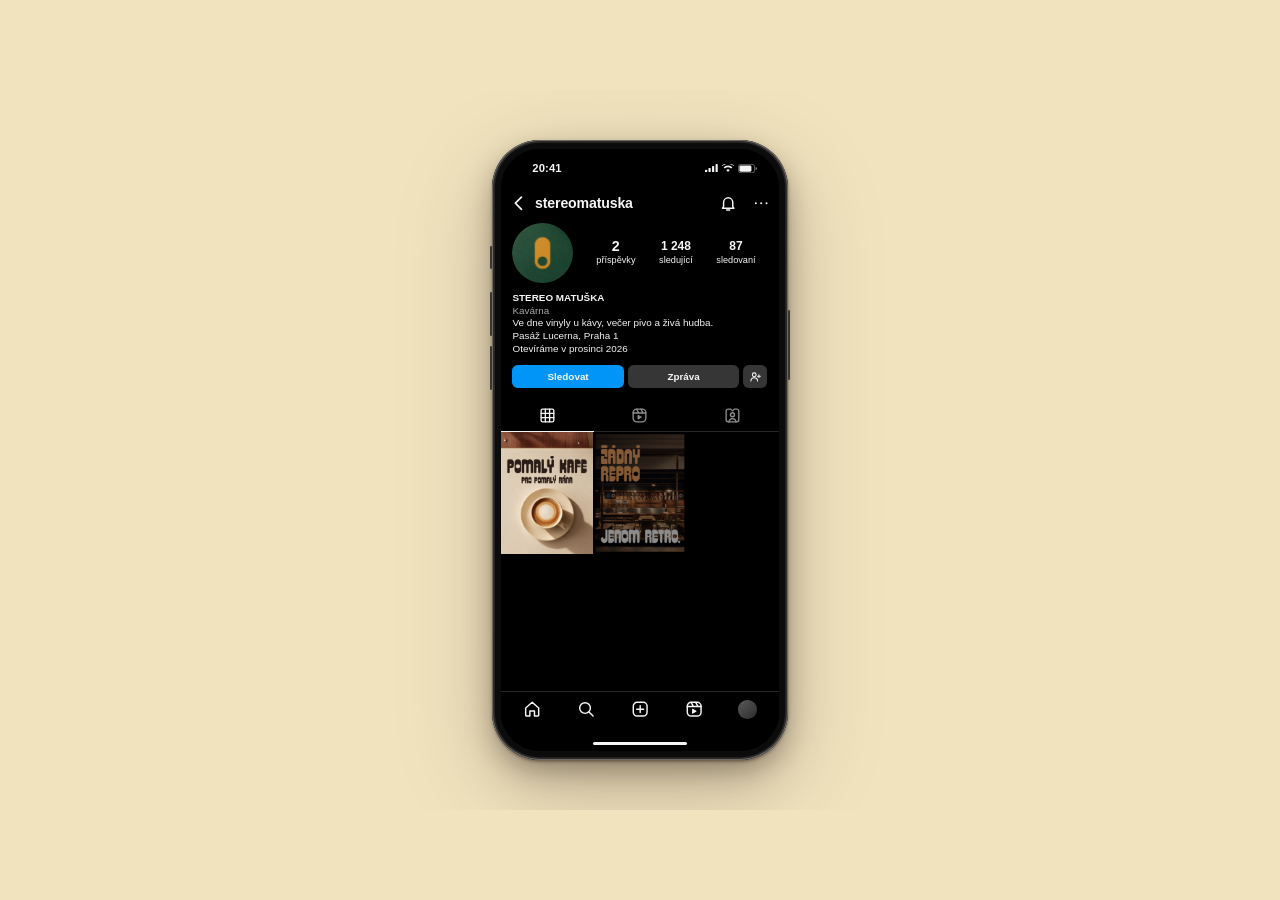
<file: socialni site/instagram-slide.html>
<!doctype html>
<html lang="cs">
<head>
<meta charset="utf-8">
<meta name="viewport" content="width=device-width,initial-scale=1">
<title>Instagram slide</title>
<!-- Slide s mockupem Instagramu (Ondra 11. 10. 2026), 2048 × 1152 jako ostatní slidy (v okně se přizpůsobí šířce).
     Telefony = iPhone 15 Pro nakreslený v CSS, obrazovky z instagram.js (vložené přímo, ne iframe – ostré při zvětšení),
     stín = obrázek podklady/stin-telefon.png (instagram-stin.py; CSS stín se v headless Chromu lámal do bloků). Pozadí vanilka #F1E3BE.
     #profil = samostatný profil, #post-18,post-19,post-20 = posty vedle sebe (celé telefony).
     ?vyrez = telefony přiblížené a useknuté spodním okrajem (profil pod mřížkou, post pod řádkem s lajky), ?vyrez=N&top=N vlastní ořez a horní okraj.
     Animace (Ondra 11. 10.): profil = posty naskočí 0 → 3 a klepnutí na Sledovat; posty = telefony vyjedou zdola jeden po druhém,
     pak na každém dvojklik se srdcem a +1 lajk. Otevřené samostatně se přehraje hned (klik = znovu);
     ?usek=… = v prezentaci (slideshow.html posílá start / pause / next / prev jako u intro-vyloha.html); ?cas=T = zastavený čas (99 = konec, snímky pro PDF). -->
<link rel="stylesheet" href="instagram.css">
<style>
  html{background:#F1E3BE}
  html,body{margin:0;height:100%;overflow:hidden;touch-action:none;-webkit-user-select:none;user-select:none}
  body{display:flex;align-items:center;justify-content:center}
  .slide{width:2048px;height:1152px;overflow:clip;display:flex;justify-content:center;align-items:center;gap:90px;flex:none;zoom:var(--k,1)}
  .vy .slide{align-items:flex-start;gap:120px}
  .slot{flex:none;will-change:transform}
  .phone{--b:13px;position:relative;width:393px;height:852px;padding:var(--b);border-radius:calc(55px + var(--b));background:#0c0c0c;
         box-shadow:inset 0 0 0 1.5px #6d6a66,inset 0 0 0 4px #2b2a28;zoom:var(--s,1.13)}
  .stin{position:absolute;left:-220px;top:-220px;width:859px;height:1318px;z-index:-1;pointer-events:none}
  .screen{width:393px;height:852px;border-radius:55px;overflow:hidden;position:relative;background:#000}
  .island{position:absolute;top:calc(var(--b) + 11px);left:50%;width:124px;height:36px;margin-left:-62px;border-radius:18px;background:#000;z-index:2}
  .btn{position:absolute;width:3px;background:#3a3836;border-radius:2px}
  .btn.l{left:-3px}.btn.r{right:-3px}
</style>
</head>
<body>
<div class="slide" id="s"></div>
<script src="instagram.js"></script>
<script>
const q = new URLSearchParams(location.search), qn = k => q.get(k) ? +q.get(k) : null;
const views = (location.hash.slice(1) || 'profil').split(',');
const USEK = q.get('usek'), CAS = qn('cas');
const s = document.getElementById('s');

// --- rozložení ---
const VYREZ = { profil: 592, post: 684 }, B = 13, TOP = qn('top') ?? 60;
const vyrez = q.has('vyrez'), dol = v => qn('vyrez') ?? VYREZ[v.startsWith('post') ? 'post' : v];
if (vyrez) document.documentElement.classList.add('vy');
const sc = vyrez ? (1152 - TOP) / (B + Math.max(...views.map(dol))) : null;
for (const v of views) s.insertAdjacentHTML('beforeend',
  `<div class="slot" style="${vyrez ? `margin-top:${1152 - sc * (B + dol(v))}px` : ''}"><div class="phone" style="${vyrez ? `--s:${sc}` : ''}">
     <img class="stin" src="podklady/stin-telefon.png" alt=""><div class="screen">${IG.obrazovka(v)}</div><div class="island"></div>
     <div class="btn l" style="top:150px;height:32px"></div><div class="btn l" style="top:215px;height:62px"></div><div class="btn l" style="top:292px;height:62px"></div>
     <div class="btn r" style="top:240px;height:100px"></div></div></div>`);
const fit = () => s.style.setProperty('--k', Math.min(innerWidth / 2048, innerHeight / 1152));
addEventListener('resize', fit); fit();

// --- časová osa (s): profil hraje hned, posty vyjedou zdola po 0,15 s a pak srdíčka po 0,45 s ---
const VYJEZD = { od: .15, trvani: 1.0, draha: 1250 }, SRDCE = { od: 1.45, krok: .45 };
const slots = [...s.querySelectorAll('.slot')];
const osa = views.map((v, i) => {
  if (!v.startsWith('post')) return { v, vyjezd: null, start: 0 };
  const k = views.slice(0, i).filter(x => x.startsWith('post')).length;
  return { v, vyjezd: VYJEZD.od * k, start: SRDCE.od + SRDCE.krok * k };
});
const KONEC = Math.max(...osa.map(o => o.start + (o.v.startsWith('post') ? IG.POST.konec : IG.PROFIL.konec)));
function stav(t) {
  osa.forEach((o, i) => {
    const slot = slots[i];
    if (o.vyjezd !== null) {
      const e = IG.ease(Math.max(0, Math.min(1, (t - o.vyjezd) / VYJEZD.trvani)));
      slot.style.transform = e < 1 ? `translateY(${(1 - e) * VYJEZD.draha}px)` : '';
    }
    IG.stav(slot.querySelector('.screen'), o.v, t - o.start);
  });
}

// --- přehrávání ---
let raf = 0, t0 = -1e9, paused = !!USEK;
const now = () => performance.now() / 1000;
function hraj(odKonce) {
  cancelAnimationFrame(raf); raf = 0;
  if (odKonce) { t0 = -1e9; stav(KONEC + 1); return; }
  t0 = now();
  const krok = () => { const t = now() - t0; stav(Math.min(t, KONEC + 1)); raf = t <= KONEC + 1 && !paused ? requestAnimationFrame(krok) : 0; };
  krok();
}
const toParent = m => { if (USEK) parent.postMessage(Object.assign({ usek: USEK }, m), '*'); };
function next() {
  if (USEK && paused) return;
  if (now() - t0 < KONEC) { hraj(true); return; }        // během animace: dokonči ji
  if (USEK) toParent({ done: 'next' }); else hraj(false);
}
function prev() { if (USEK && paused) return; if (USEK) toParent({ done: 'prev' }); else hraj(false); }

if (CAS !== null) stav(CAS);
else if (USEK) {
  stav(0);
  addEventListener('message', e => {
    if (e.source !== parent) return;
    const d = e.data || {};
    if (d.cmd === 'pause') { paused = true; cancelAnimationFrame(raf); raf = 0; t0 = -1e9; stav(d.za ? KONEC + 1 : 0); }   // skrytý = připravený vstupní snímek
    else if (d.cmd === 'start') { paused = false; hraj(!!d.back); }
    else if (d.cmd === 'next') next();
    else if (d.cmd === 'prev') prev();
  });
  // připraveno až po načtení obrázků a písma (ať se při vstupu na slide nic nedonačítá)
  addEventListener('load', () => document.fonts.ready
    .then(() => Promise.all([...document.images].map(i => i.decode().catch(() => {}))))   // dekódovat předem – telefony pak vyjedou bez zadrhnutí
    .then(() => toParent({ ready: true })));
} else addEventListener('load', () => hraj(false));

// vstup: ťuknutí / klik = dál, tah doleva = dál, doprava = zpět; Home / End / F předá prezentaci
let pd = null;
addEventListener('pointerdown', e => { if (e.isPrimary) pd = { x: e.clientX, y: e.clientY }; });
addEventListener('pointercancel', () => { pd = null; });
addEventListener('pointerup', e => {
  if (!pd || !e.isPrimary || CAS !== null) return;
  const dx = e.clientX - pd.x, dy = e.clientY - pd.y; pd = null;
  if (Math.abs(dx) > 40 && Math.abs(dx) > Math.abs(dy)) { if (dx < 0) next(); else prev(); return; }
  if (Math.hypot(dx, dy) < 15 && e.button === 0) next();
});
addEventListener('keydown', e => {
  if (CAS !== null || e.ctrlKey || e.metaKey) return;
  if (['ArrowRight', 'ArrowDown', 'PageDown', 'Space', 'Enter'].includes(e.code)) { e.preventDefault(); next(); }
  else if (['ArrowLeft', 'ArrowUp', 'PageUp', 'Backspace'].includes(e.code)) { e.preventDefault(); prev(); }
  else if (USEK && ['Home', 'End', 'KeyF', 'KeyH'].includes(e.code)) toParent({ key: e.code });
});
window.__ig = () => ({ paused, bezi: !!raf, konec: KONEC, t: now() - t0 });
</script>
</body>
</html>
</file>
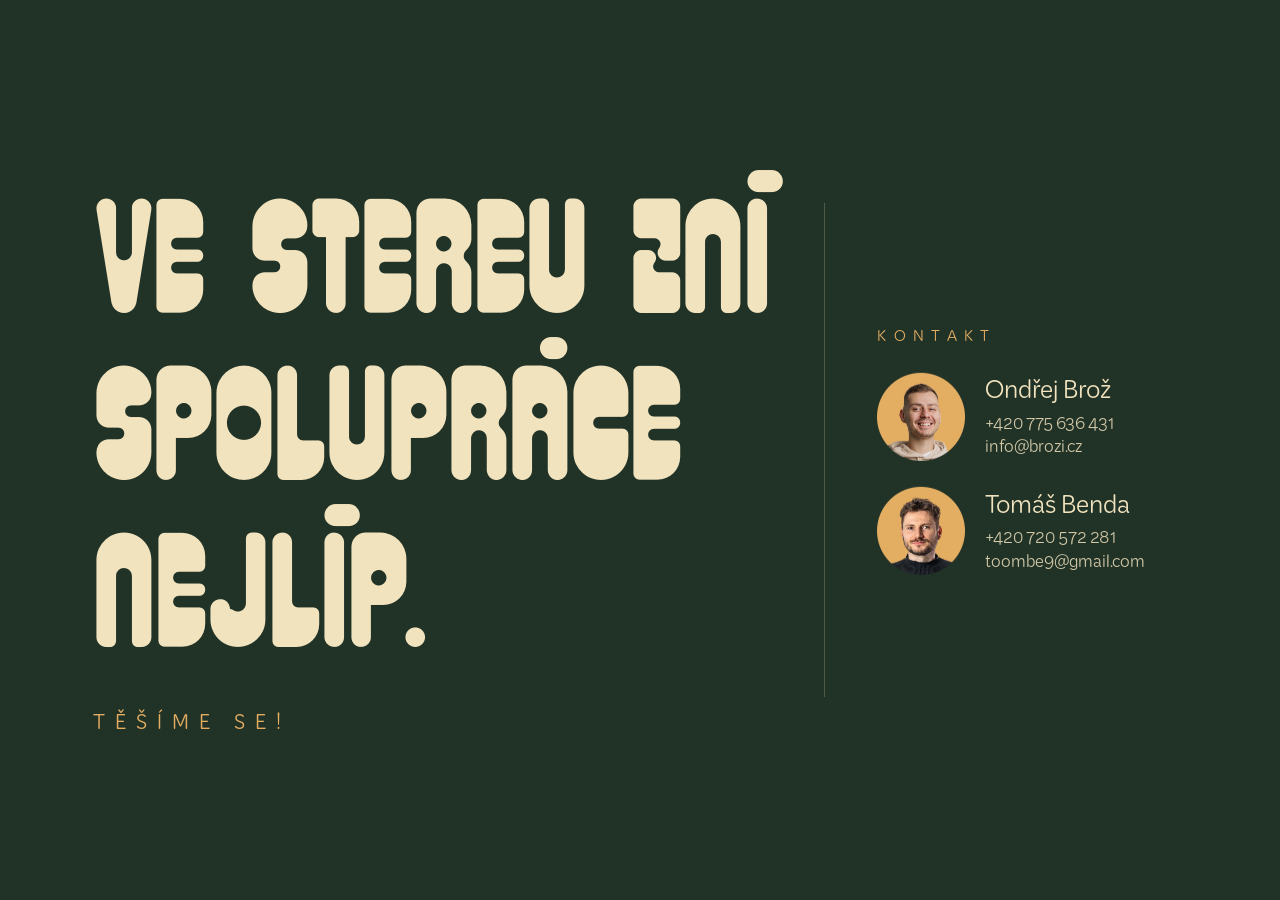
<file: zaver/zaver.html>
<!doctype html>
<html lang="cs">
<head>
<meta charset="utf-8">
<meta name="viewport" content="width=device-width,initial-scale=1">
<title>Závěr</title>
<!-- Závěrečný slide (Ondra 11. 10. 2026): „Ve stereu zní spolupráce nejlíp. Těšíme se!“ – stereo = dva kanály = my a vy.
     Rozložení (Ondra: „udělej to jinak – rozložení celého slajdu, přidej kontaktní údaje, zatím placeholdery“):
     vlevo slogan Stereo Display na tři řádky zarovnaný doleva (nejširší řádek 1000 px podle měření) a TĚŠÍME SE! Kit Rounded verzálkami s rozpalem,
     vpravo za tenkou linkou kontakty – dvě karty (profilovka 132 px, jméno, telefon, e-mail; bez role); společný řádek info@brozi.cz zrušen (je to Ondrův e-mail).
     Jména podle Ondry (profil-1 = Tomáš Benda, profil-2 = Ondřej Brož; Ondřej nahoře – Ondra 11. 10.); telefony a e-maily od Ondry 11. 10. Tmavě zelená #213227, vanilka, jantar. Slide 1920 × 1080, fotí se ve 2× (zaver-snimek.py). -->
<style>
  @font-face{font-family:'Stereo Display';src:url('../web/StereoDisplay-Regular.otf') format('opentype')}
  @font-face{font-family:'Kit Rounded';font-weight:300;src:local('Kit Rounded Light'),local('KitRounded-Light'),url('../web/KitRounded-Light.otf') format('opentype')}
  html,body{margin:0;height:100%;background:#213227;overflow:hidden}
  body{display:flex;align-items:center;justify-content:center}
  .slide{position:relative;width:1920px;height:1080px;flex:none;zoom:var(--k,1);color:#F1E3BE;font-family:'Kit Rounded',sans-serif;font-weight:300}
  .slogan{position:absolute;left:140px;top:50%;transform:translateY(-50%)}
  h1{margin:0;font:400 120px/1.02 'Stereo Display',sans-serif}
  .tesime{margin-top:62px;font-size:30px;letter-spacing:.5em;text-transform:uppercase;color:#E3AD62}
  .delic{position:absolute;left:1236px;top:170px;bottom:170px;width:1.5px;background:rgba(241,227,190,.22)}
  .kontakty{position:absolute;left:1316px;right:120px;top:50%;transform:translateY(-50%)}
  .stitek{font-size:22px;letter-spacing:.5em;text-transform:uppercase;color:#E3AD62}
  .karta{display:flex;align-items:center;gap:30px;margin-top:40px}
  .karta img{width:132px;height:132px;display:block;flex:none}
  .jmeno{font-size:36px;line-height:1.1}
  .udaje{margin-top:12px;font-size:24px;line-height:1.45;opacity:.85}
</style>
</head>
<body>
<div class="slide">
  <div class="slogan">
    <h1 id="h">VE STEREU ZNÍ<br>SPOLUPRÁCE<br>NEJLÍP.</h1>
    <div class="tesime">Těšíme se!</div>
  </div>
  <div class="delic"></div>
  <div class="kontakty">
    <div class="stitek">Kontakt</div>
    <div class="karta"><img src="profil-2.png" alt="Ondřej Brož">
      <div><div class="jmeno">Ondřej Brož</div><div class="udaje">+420&nbsp;775&nbsp;636&nbsp;431<br>info@brozi.cz</div></div></div>
    <div class="karta"><img src="profil-1.png" alt="Tomáš Benda">
      <div><div class="jmeno">Tomáš Benda</div><div class="udaje">+420&nbsp;720&nbsp;572&nbsp;281<br>toombe9@gmail.com</div></div></div>
  </div>
</div>
<script>
const fit = () => document.querySelector('.slide').style.setProperty('--k', Math.min(innerWidth / 1920, innerHeight / 1080));
addEventListener('resize', fit); fit();
document.fonts.load("120px 'Stereo Display'").then(() => {                 // nejširší řádek sloganu na 1000 px
  const c = document.createElement('canvas').getContext('2d'); c.font = "120px 'Stereo Display'";
  const w = Math.max(...['VE STEREU ZNÍ', 'SPOLUPRÁCE', 'NEJLÍP.'].map(t => c.measureText(t).width));
  document.getElementById('h').style.fontSize = (120 * 1000 / w).toFixed(1) + 'px';
});
</script>
</body>
</html>
</file>
<file: socialni site/instagram.css>
/* Obrazovka Instagramu (iPhone 15 Pro 393 × 852 bodů, tmavý režim) – společné pro instagram.html a instagram-slide.html (Ondra 11. 10. 2026) */
.ph{position:relative;width:393px;height:852px;overflow:hidden;background:#000;color:#f5f5f5;
    font-family:-apple-system,"SF Pro Text","Inter","Segoe UI",Arial,sans-serif;-webkit-font-smoothing:antialiased}
.ph svg.i{fill:none;stroke:#f5f5f5;stroke-width:1.9;stroke-linejoin:round;stroke-linecap:round}
.sb{height:54px;display:flex;align-items:center;justify-content:space-between;padding:0 30px 0 44px;font-weight:600;font-size:16px;letter-spacing:.01em}
.sb .ic{display:flex;gap:6px;align-items:center}
.nav{height:44px;display:flex;align-items:center;gap:10px;padding:0 12px}
.nav .i{width:26px;height:26px}
.nav b{font-size:20px;font-weight:700;letter-spacing:-.01em}
.nav .r{margin-left:auto;display:flex;gap:20px;align-items:center}
.nav.c{justify-content:center;position:relative}.nav.c .i{position:absolute;left:12px}.nav.c b{font-size:17px}

/* profil */
.head{display:flex;align-items:center;padding:6px 16px 0}
.head img{width:86px;height:86px;border-radius:50%;display:block}
.stats{flex:1;display:flex;justify-content:space-around;padding-left:16px}
.stats div{text-align:center;line-height:1.2}.stats b{display:block;font-size:17px;font-weight:700}.stats span{font-size:13px}
.bio{padding:12px 16px 0;font-size:14px;line-height:18px}
.bio b{font-weight:600}.bio .cat{color:#a8a8a8}
.btns{display:flex;gap:6px;padding:14px 16px 0}
.btns div{flex:1;height:32px;border-radius:8px;background:#363636;display:flex;align-items:center;justify-content:center;gap:4px;font-size:14px;font-weight:600}
.btns .f{background:#0095F6}
.btns .s{flex:0 0 34px}.btns .s .i{width:16px;height:16px;stroke-width:2.2}
.btns .f .i{display:none}.btns .sl .i{display:block;width:14px;height:14px;stroke-width:2.4}
.tabs{display:flex;margin-top:18px;height:44px}
.tabs div{flex:1;display:grid;place-items:center;border-bottom:1px solid #262626}
.tabs .on{border-bottom-color:#f5f5f5}
.tabs .i{width:24px;height:24px}.tabs div:not(.on) .i{stroke:#8e8e8e}
.grid{display:grid;grid-template-columns:repeat(3,1fr);gap:2px}
.grid img{width:100%;aspect-ratio:3/4;object-fit:cover;display:block}

/* detail postu */
.row{height:54px;display:flex;align-items:center;gap:10px;padding:0 12px}
.row img{width:34px;height:34px;border-radius:50%}
.who{line-height:1.2}.who b{font-size:14px;font-weight:600}.who small{display:block;font-size:12px;color:#d0d0d0}
.row .dots{margin-left:auto}
.foto{position:relative}
.post{display:block;width:393px;height:491.25px;object-fit:cover}
.srdce{position:absolute;left:50%;top:50%;width:110px;height:110px;margin:-55px 0 0 -55px;opacity:0;pointer-events:none;
       filter:drop-shadow(0 4px 14px rgba(0,0,0,.35))}
.act{height:46px;display:flex;align-items:center;gap:15px;padding:0 13px;font-size:14px;font-weight:600}
.act span{display:flex;align-items:center;gap:6px}
.act .i{width:25px;height:25px}
.ph .act .lk.on path{fill:#ff3040;stroke:#ff3040}
.act .sv{margin-left:auto}

/* spodní lišta */
.tb{position:absolute;left:0;right:0;bottom:0;height:83px;background:#000;border-top:.5px solid #262626}
.tb .ic{height:49px;display:flex;justify-content:space-around;align-items:center;padding:0 6px}
.tb .i{width:26px;height:26px}
.tb .me{width:26px;height:26px;border-radius:50%;background:linear-gradient(135deg,#5a5a5a,#2c2c2c)}
.home{position:absolute;left:50%;bottom:8px;width:134px;height:5px;margin-left:-67px;border-radius:3px;background:#f5f5f5}
</file>
